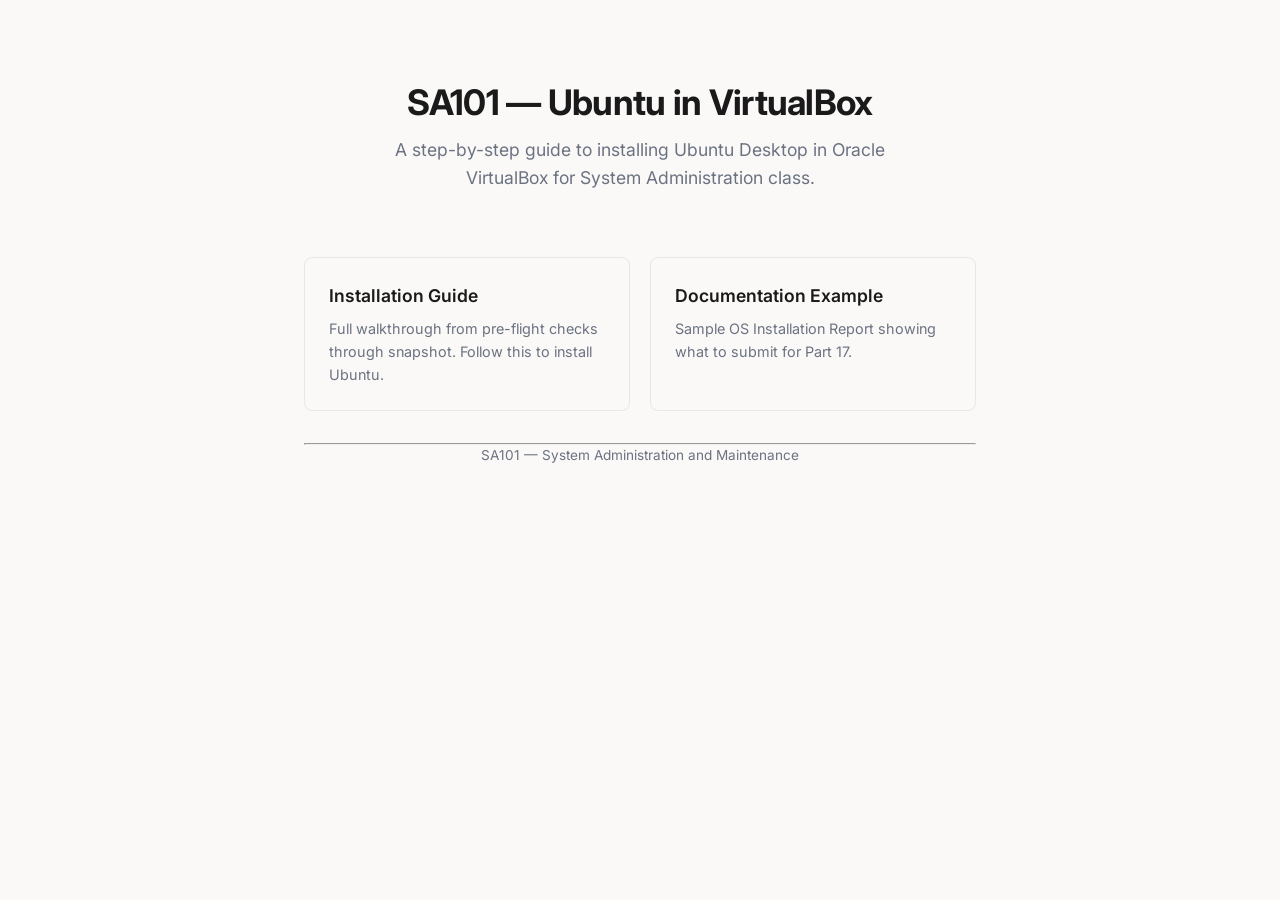
<file: index.html>
<!DOCTYPE html>
<html lang="en">
<head>
  <meta charset="UTF-8">
  <meta name="viewport" content="width=device-width, initial-scale=1.0">
  <title>SA101 — Ubuntu in VirtualBox</title>
  <link rel="stylesheet" href="assets/style.css">
  <style>
    .hero { text-align: center; padding: 3rem 1rem 2rem; }
    .hero h1 { font-size: 2.2rem; margin-bottom: 0.3em; }
    .hero p { font-size: 1.1rem; color: var(--muted); max-width: 500px; margin: 0 auto; }
    .cards { display: grid; grid-template-columns: repeat(auto-fit, minmax(260px, 1fr)); gap: 1.25rem; max-width: 700px; margin: 2rem auto; }
    .card { border: 1px solid var(--border); border-radius: var(--radius); padding: 1.5rem; text-decoration: none; color: var(--text); transition: box-shadow 0.15s; }
    .card:hover { box-shadow: 0 4px 12px rgba(0,0,0,0.08); text-decoration: none; }
    .card h3 { margin: 0 0 0.4em; font-size: 1.1rem; }
    .card p { margin: 0; font-size: 0.9rem; color: var(--muted); }
  </style>
</head>
<body>

<div class="hero">
  <h1>SA101 — Ubuntu in VirtualBox</h1>
  <p>A step-by-step guide to installing Ubuntu Desktop in Oracle VirtualBox for System Administration class.</p>
</div>

<div class="cards">
  <a class="card" href="SA101-Ubuntu-Installation-Guide.html">
    <h3>Installation Guide</h3>
    <p>Full walkthrough from pre-flight checks through snapshot. Follow this to install Ubuntu.</p>
  </a>
  <a class="card" href="Documentation-Example.html">
    <h3>Documentation Example</h3>
    <p>Sample OS Installation Report showing what to submit for Part 17.</p>
  </a>
</div>

<hr>
<p style="text-align:center; font-size:0.85rem; color:var(--muted);">SA101 — System Administration and Maintenance</p>

</body>
</html>
</file>
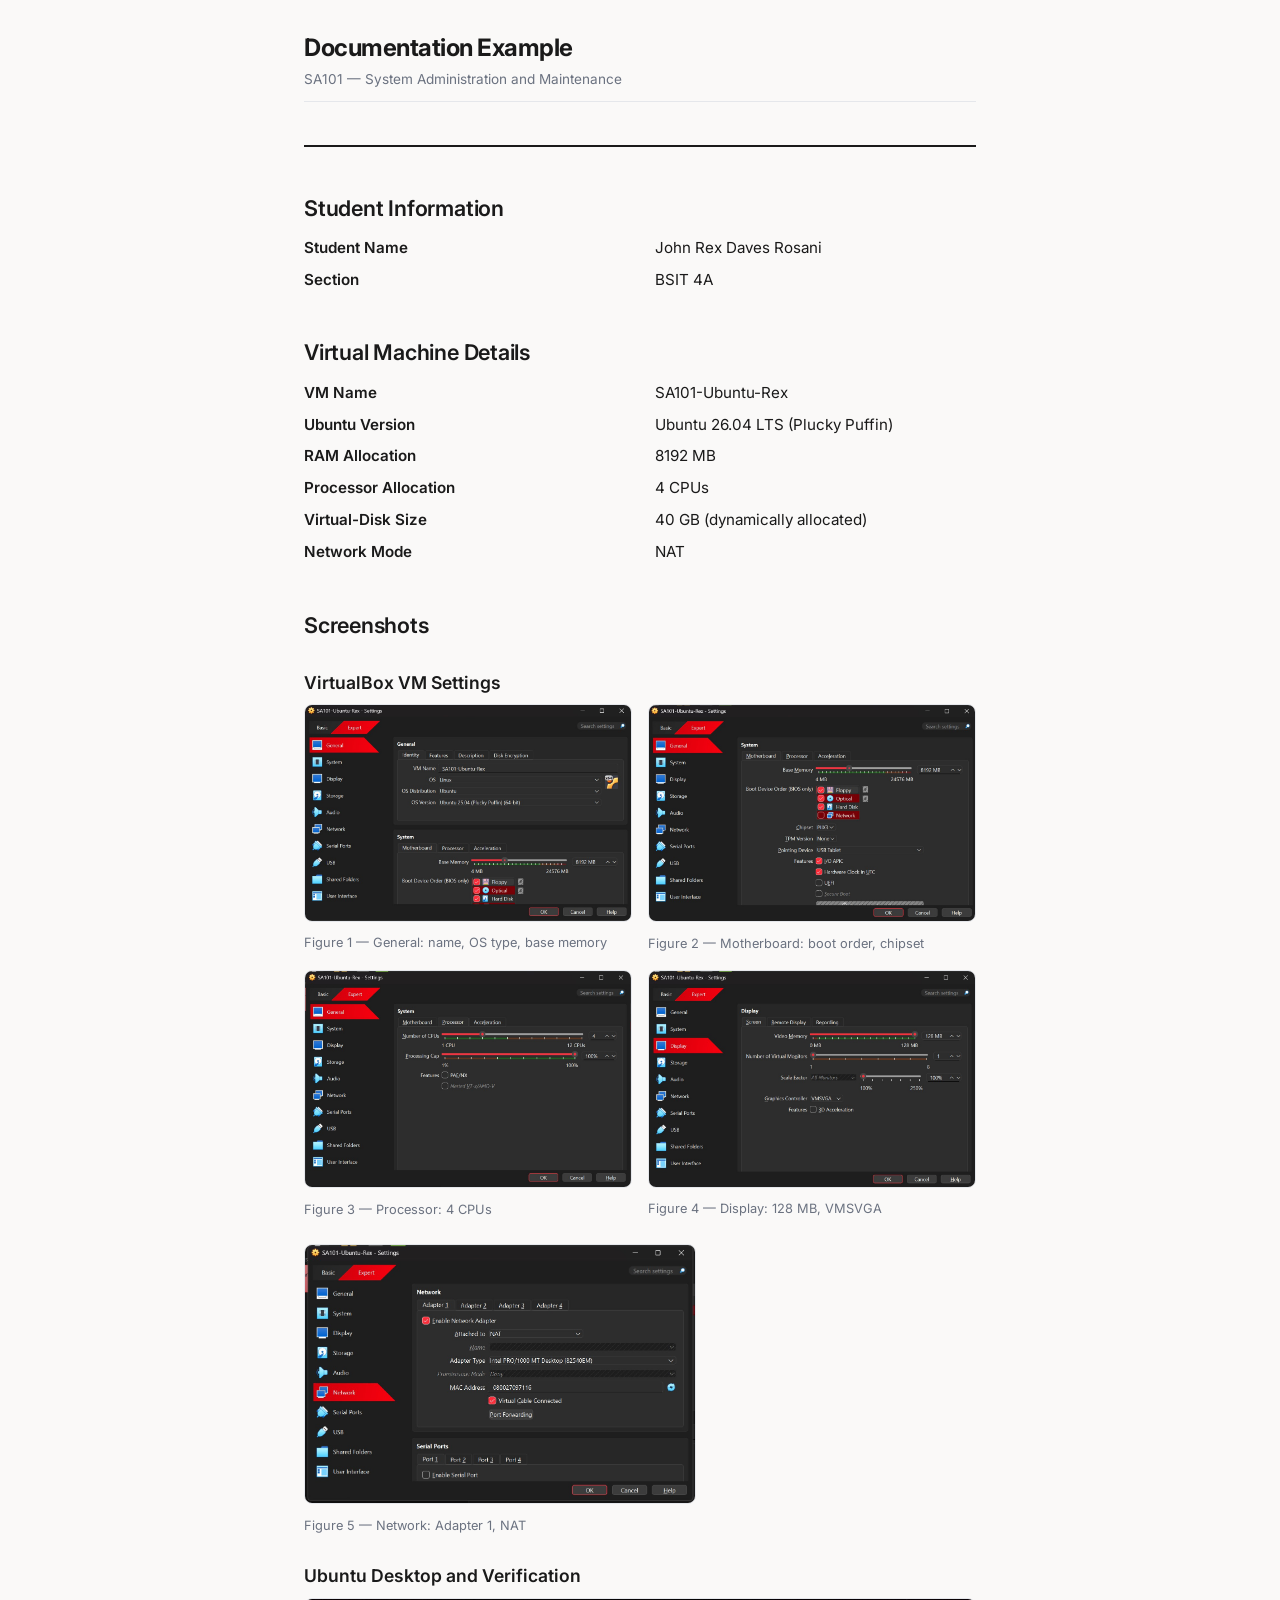
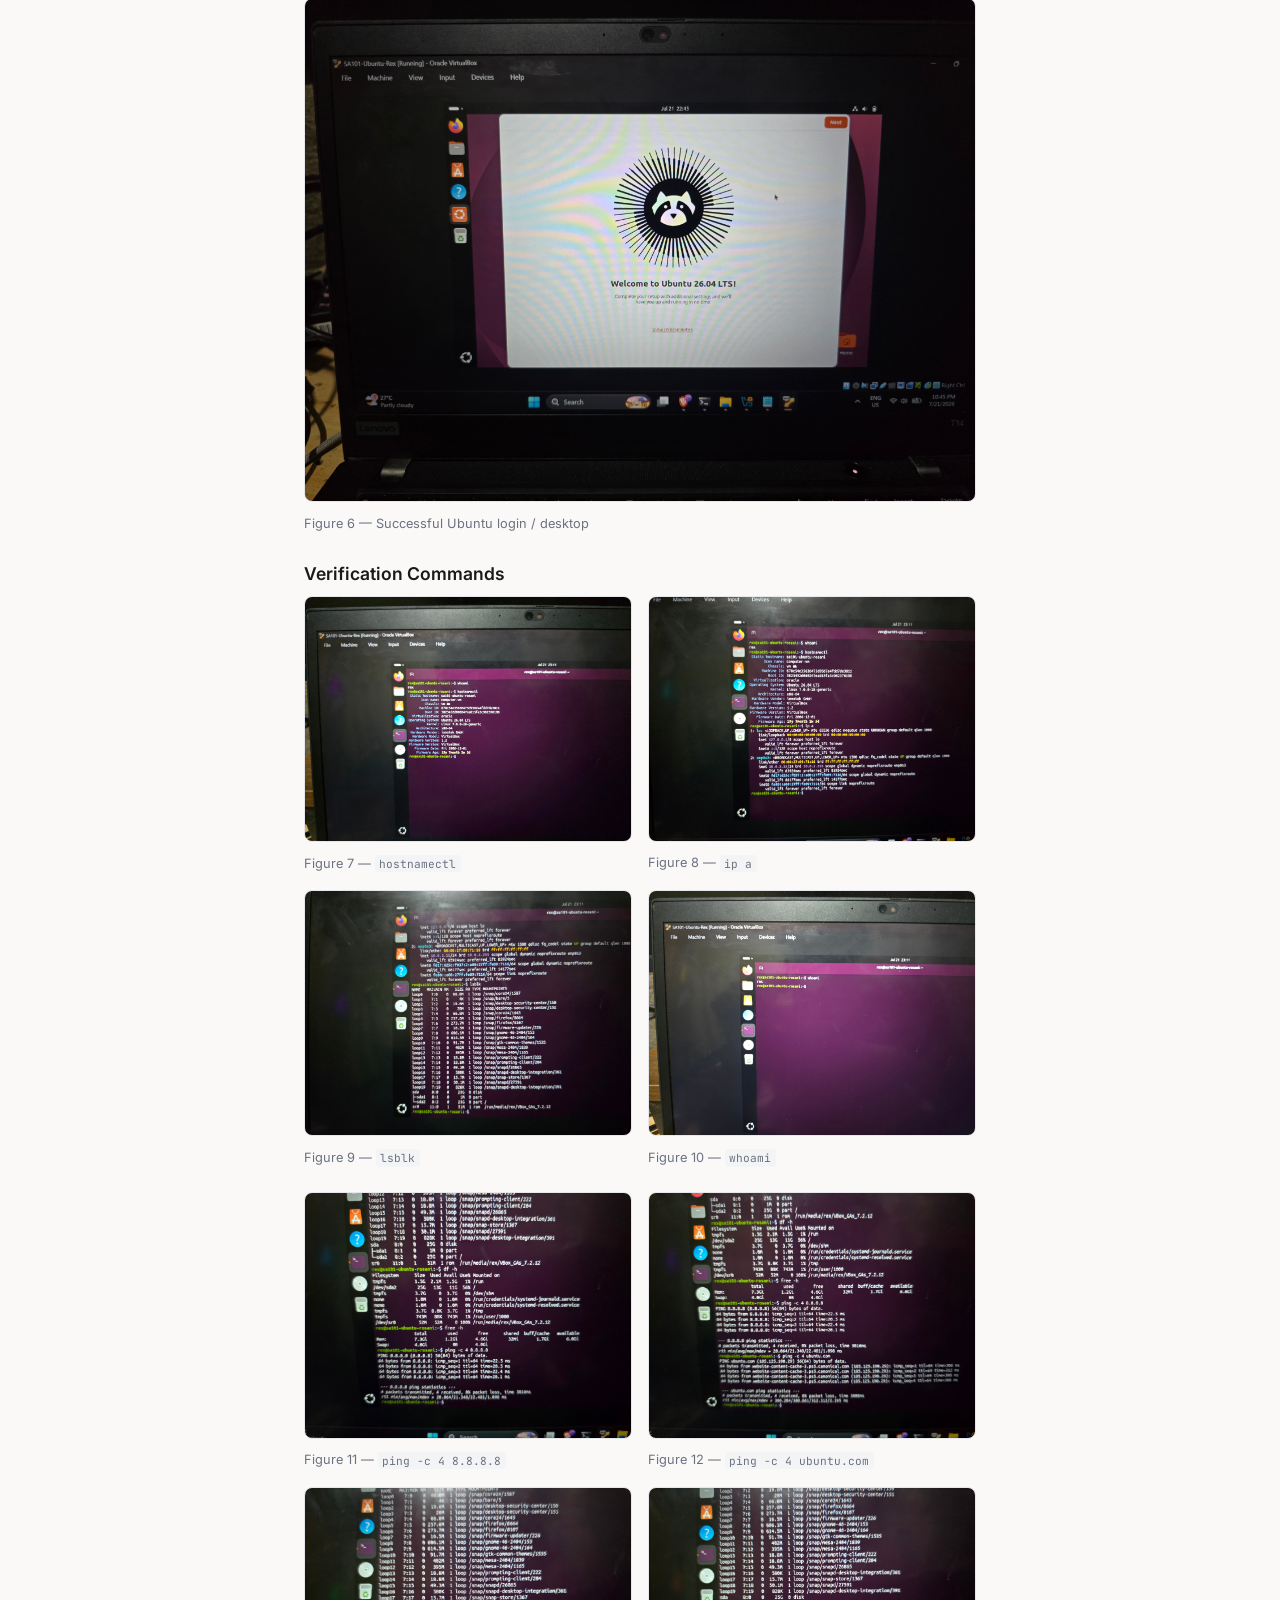
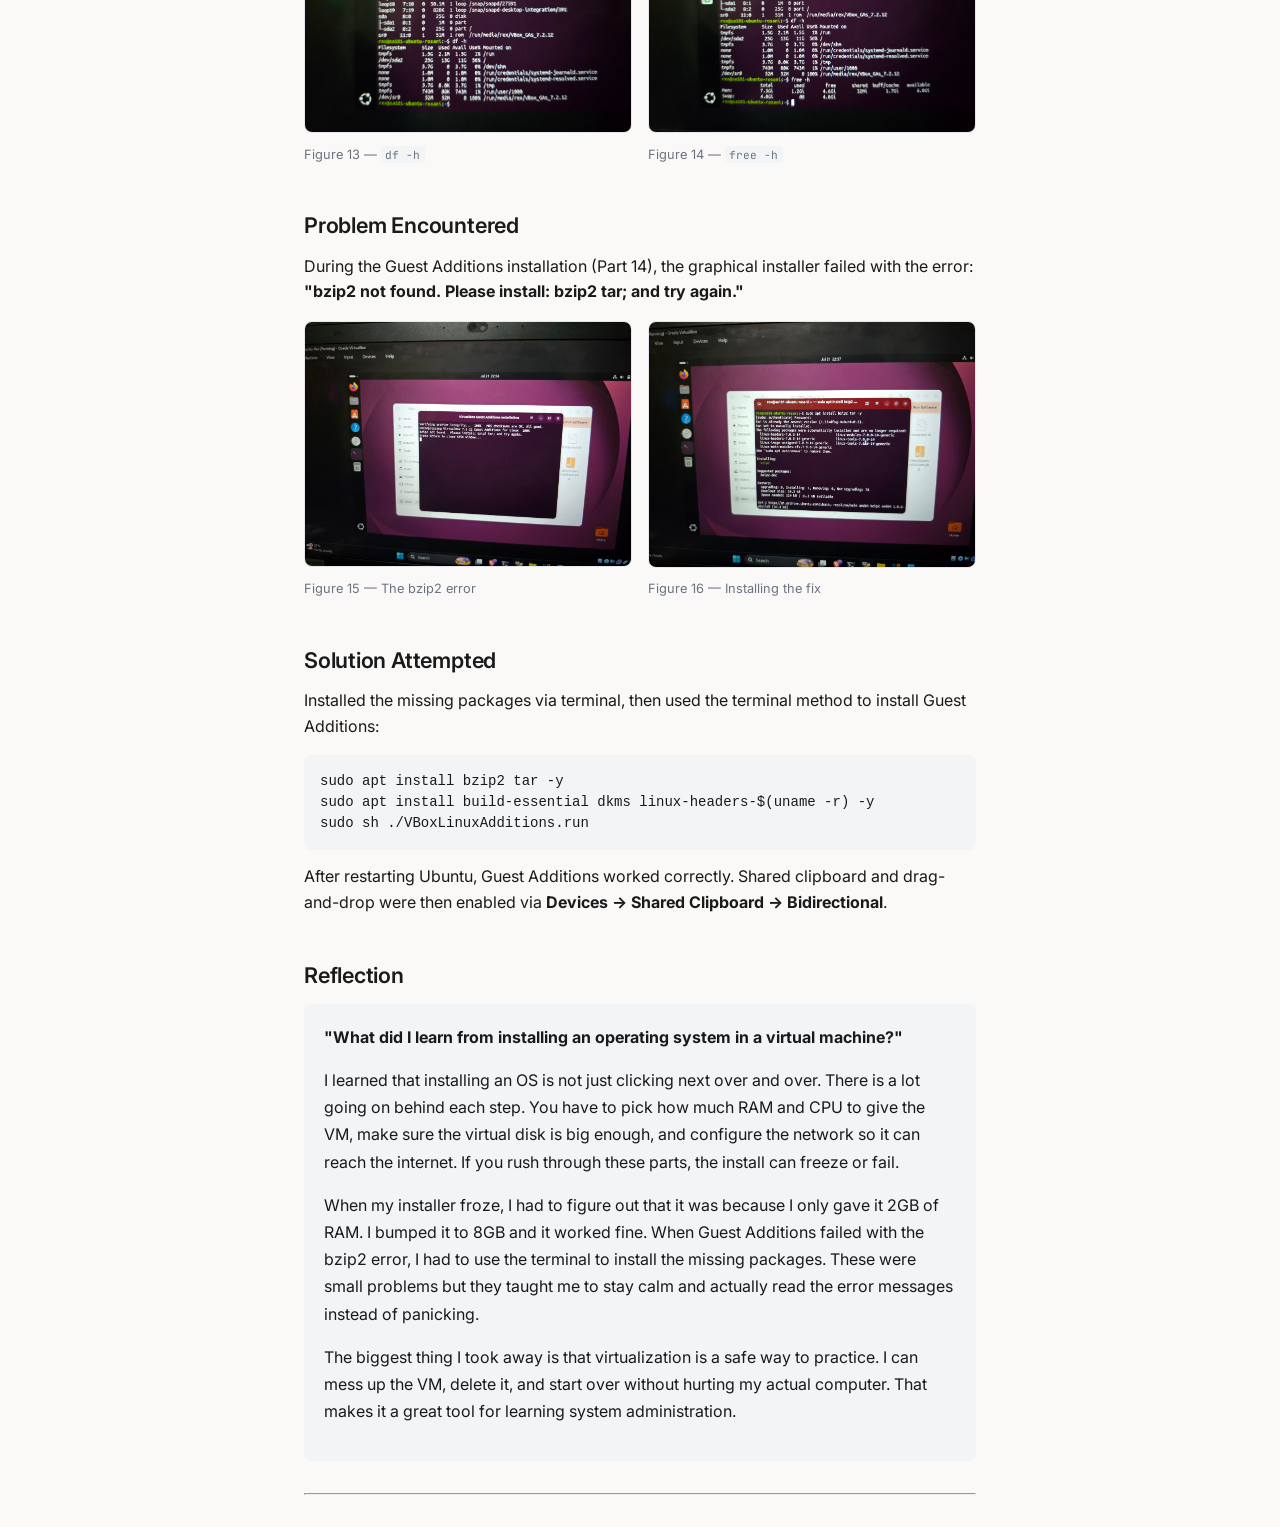
<file: Documentation-Example.html>
<!DOCTYPE html>
<html lang="en">
<head>
  <meta charset="UTF-8">
  <meta name="viewport" content="width=device-width, initial-scale=1.0">
  <title>Documentation Example — SA101</title>
  <link rel="stylesheet" href="assets/style.css">
  <style>
    .report-header { border-bottom: 2px solid var(--text); padding-bottom: 1em; margin-bottom: 2em; }
    .report-header h1 { font-size: 1.5rem; margin-bottom: 0.25em; }
    .field-grid { display: grid; grid-template-columns: 1fr 1fr; gap: 0.5em 2em; margin-bottom: 2em; font-size: 0.95rem; }
    .field-grid dt { font-weight: 600; }
    .field-grid dd { margin: 0; }
    .screenshot { margin-bottom: 1.5em; }
    .screenshot img { max-width: 100%; border: 1px solid var(--border); border-radius: var(--radius); }
    .screenshot figcaption { font-size: 0.8rem; color: var(--muted); margin-top: 0.3em; }
    .img-grid { display: grid; grid-template-columns: repeat(2, 1fr); gap: 1em; margin-bottom: 1.5em; }
    .img-grid .screenshot { margin-bottom: 0; }
    .img-grid .screenshot img { max-height: 260px; object-fit: contain; width: 100%; background: #fff; }
    .reflection { background: var(--code-bg); padding: 1.25rem; border-radius: var(--radius); line-height: 1.7; }
    @media print {
      body { padding: 0.5in; }
      .screenshot img { max-height: 3.5in; object-fit: contain; }
      .img-grid .screenshot img { max-height: 2.5in; }
      .page-break { page-break-before: always; }
    }
  </style>
</head>
<body>

<div class="report-header">
  <h1>Documentation Example</h1>
  <p class="meta-line">SA101 — System Administration and Maintenance</p>
</div>

<h2>Student Information</h2>
<dl class="field-grid">
  <dt>Student Name</dt><dd>John Rex Daves Rosani</dd>
  <dt>Section</dt><dd>BSIT 4A</dd>
</dl>

<h2>Virtual Machine Details</h2>
<dl class="field-grid">
  <dt>VM Name</dt><dd>SA101-Ubuntu-Rex</dd>
  <dt>Ubuntu Version</dt><dd>Ubuntu 26.04 LTS (Plucky Puffin)</dd>
  <dt>RAM Allocation</dt><dd>8192 MB</dd>
  <dt>Processor Allocation</dt><dd>4 CPUs</dd>
  <dt>Virtual-Disk Size</dt><dd>40 GB (dynamically allocated)</dd>
  <dt>Network Mode</dt><dd>NAT</dd>
</dl>

<!-- ============================================================ -->
<h2>Screenshots</h2>

<h3>VirtualBox VM Settings</h3>

<div class="img-grid">
  <figure class="screenshot">
    <img src="docs/vm-settings-general.jpg" alt="VirtualBox VM settings - General">
    <figcaption>Figure 1 — General: name, OS type, base memory</figcaption>
  </figure>
  <figure class="screenshot">
    <img src="docs/vm-settings-motherboard.jpg" alt="VirtualBox VM settings - Motherboard">
    <figcaption>Figure 2 — Motherboard: boot order, chipset</figcaption>
  </figure>
  <figure class="screenshot">
    <img src="docs/vm-settings-processor.jpg" alt="VirtualBox VM settings - Processor">
    <figcaption>Figure 3 — Processor: 4 CPUs</figcaption>
  </figure>
  <figure class="screenshot">
    <img src="docs/vm-settings-display.jpg" alt="VirtualBox VM settings - Display">
    <figcaption>Figure 4 — Display: 128 MB, VMSVGA</figcaption>
  </figure>
</div>

<figure class="screenshot">
  <img src="docs/vm-settings-network.jpg" alt="VirtualBox VM settings - Network" style="max-height: 260px; object-fit: contain;">
  <figcaption>Figure 5 — Network: Adapter 1, NAT</figcaption>
</figure>

<h3>Ubuntu Desktop and Verification</h3>

<figure class="screenshot">
  <img src="docs/ubuntu desktop installed.jpg" alt="Ubuntu desktop after successful installation">
  <figcaption>Figure 6 — Successful Ubuntu login / desktop</figcaption>
</figure>

<h3>Verification Commands</h3>

<div class="img-grid">
  <figure class="screenshot">
    <img src="docs/hostnamectl.jpg" alt="hostnamectl command result">
    <figcaption>Figure 7 — <code>hostnamectl</code></figcaption>
  </figure>
  <figure class="screenshot">
    <img src="docs/ip a.jpg" alt="ip a command result">
    <figcaption>Figure 8 — <code>ip a</code></figcaption>
  </figure>
  <figure class="screenshot">
    <img src="docs/lsblk.jpg" alt="lsblk command result">
    <figcaption>Figure 9 — <code>lsblk</code></figcaption>
  </figure>
  <figure class="screenshot">
    <img src="docs/whoami.jpg" alt="whoami command result">
    <figcaption>Figure 10 — <code>whoami</code></figcaption>
  </figure>
</div>

<div class="img-grid">
  <figure class="screenshot">
    <img src="docs/ping 8.8.8.8.jpg" alt="ping 8.8.8.8 result">
    <figcaption>Figure 11 — <code>ping -c 4 8.8.8.8</code></figcaption>
  </figure>
  <figure class="screenshot">
    <img src="docs/ping ubuntu.jpg" alt="ping ubuntu.com result">
    <figcaption>Figure 12 — <code>ping -c 4 ubuntu.com</code></figcaption>
  </figure>
  <figure class="screenshot">
    <img src="docs/df -h.jpg" alt="df -h command result">
    <figcaption>Figure 13 — <code>df -h</code></figcaption>
  </figure>
  <figure class="screenshot">
    <img src="docs/free -h.jpg" alt="free -h command result">
    <figcaption>Figure 14 — <code>free -h</code></figcaption>
  </figure>
</div>

<!-- ============================================================ -->
<h2>Problem Encountered</h2>

<p>During the Guest Additions installation (Part 14), the graphical installer failed with the error: <strong>"bzip2 not found. Please install: bzip2 tar; and try again."</strong></p>

<div class="img-grid">
  <figure class="screenshot">
    <img src="docs/bzip2 not found problem.jpg" alt="bzip2 not found error during Guest Additions install">
    <figcaption>Figure 15 — The bzip2 error</figcaption>
  </figure>
  <figure class="screenshot">
    <img src="docs/bzip2 and tar installation.jpg" alt="Installing bzip2 and tar packages">
    <figcaption>Figure 16 — Installing the fix</figcaption>
  </figure>
</div>

<h2>Solution Attempted</h2>

<p>Installed the missing packages via terminal, then used the terminal method to install Guest Additions:</p>

<pre>sudo apt install bzip2 tar -y
sudo apt install build-essential dkms linux-headers-$(uname -r) -y
sudo sh ./VBoxLinuxAdditions.run</pre>

<p>After restarting Ubuntu, Guest Additions worked correctly. Shared clipboard and drag-and-drop were then enabled via <strong>Devices → Shared Clipboard → Bidirectional</strong>.</p>

<!-- ============================================================ -->
<h2>Reflection</h2>

<div class="reflection">
  <p><strong>"What did I learn from installing an operating system in a virtual machine?"</strong></p>

  <p>I learned that installing an OS is not just clicking next over and over. There is a lot going on behind each step. You have to pick how much RAM and CPU to give the VM, make sure the virtual disk is big enough, and configure the network so it can reach the internet. If you rush through these parts, the install can freeze or fail.</p>

  <p>When my installer froze, I had to figure out that it was because I only gave it 2GB of RAM. I bumped it to 8GB and it worked fine. When Guest Additions failed with the bzip2 error, I had to use the terminal to install the missing packages. These were small problems but they taught me to stay calm and actually read the error messages instead of panicking.</p>

  <p>The biggest thing I took away is that virtualization is a safe way to practice. I can mess up the VM, delete it, and start over without hurting my actual computer. That makes it a great tool for learning system administration.</p>
</div>

<hr style="margin-top: 2em;">

</body>
</html>
</file>
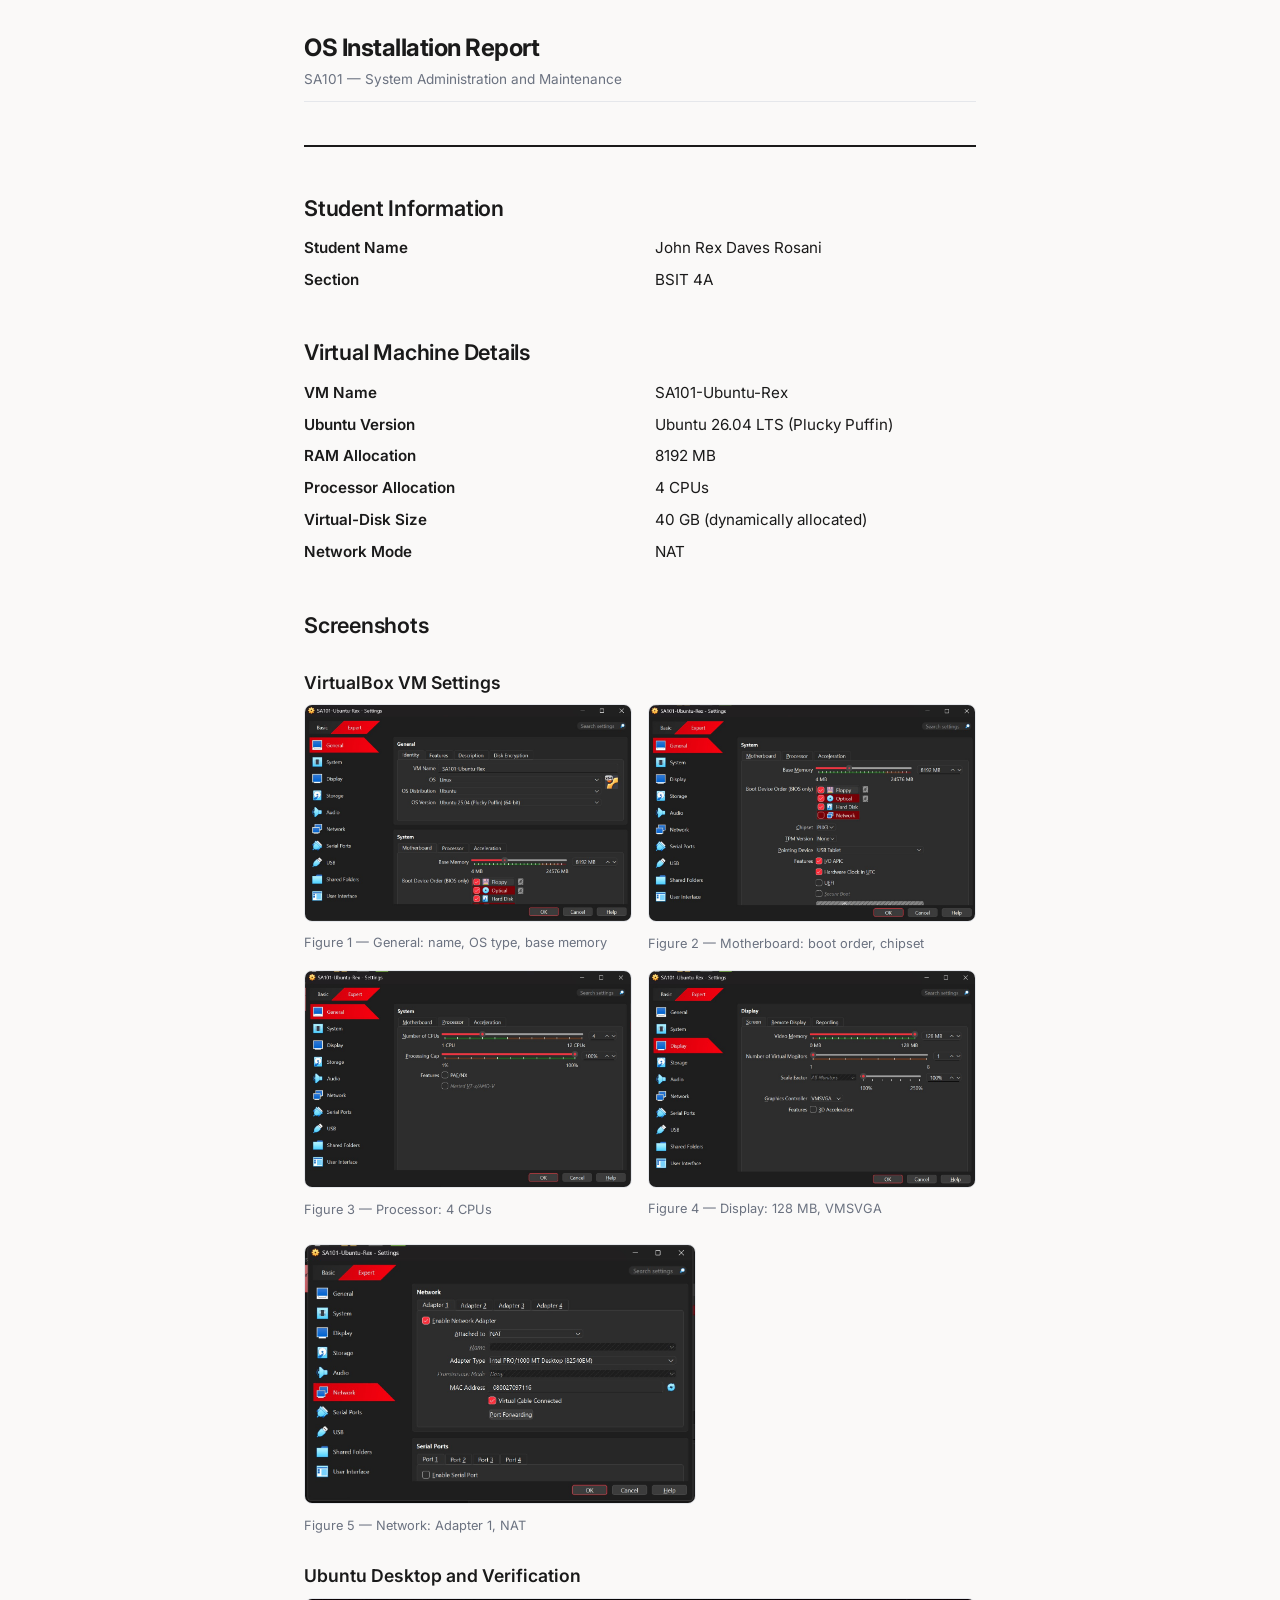
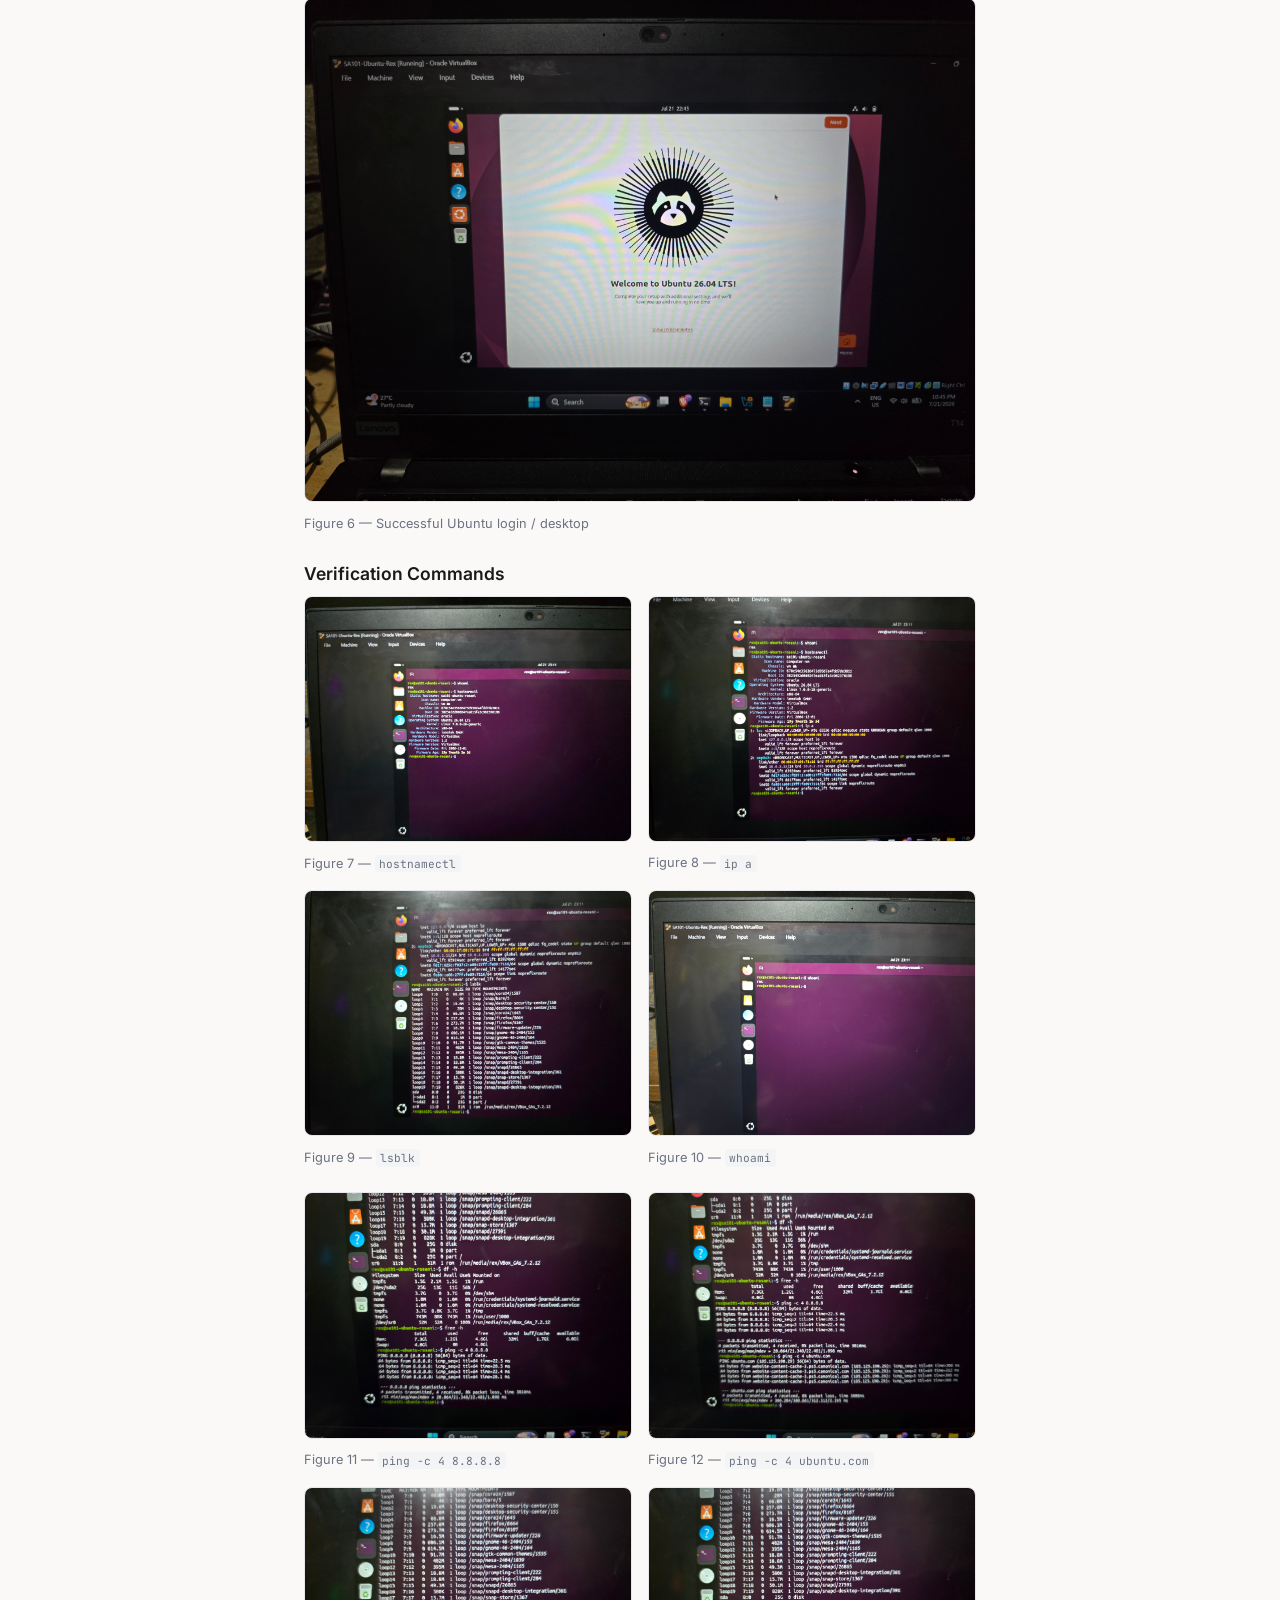
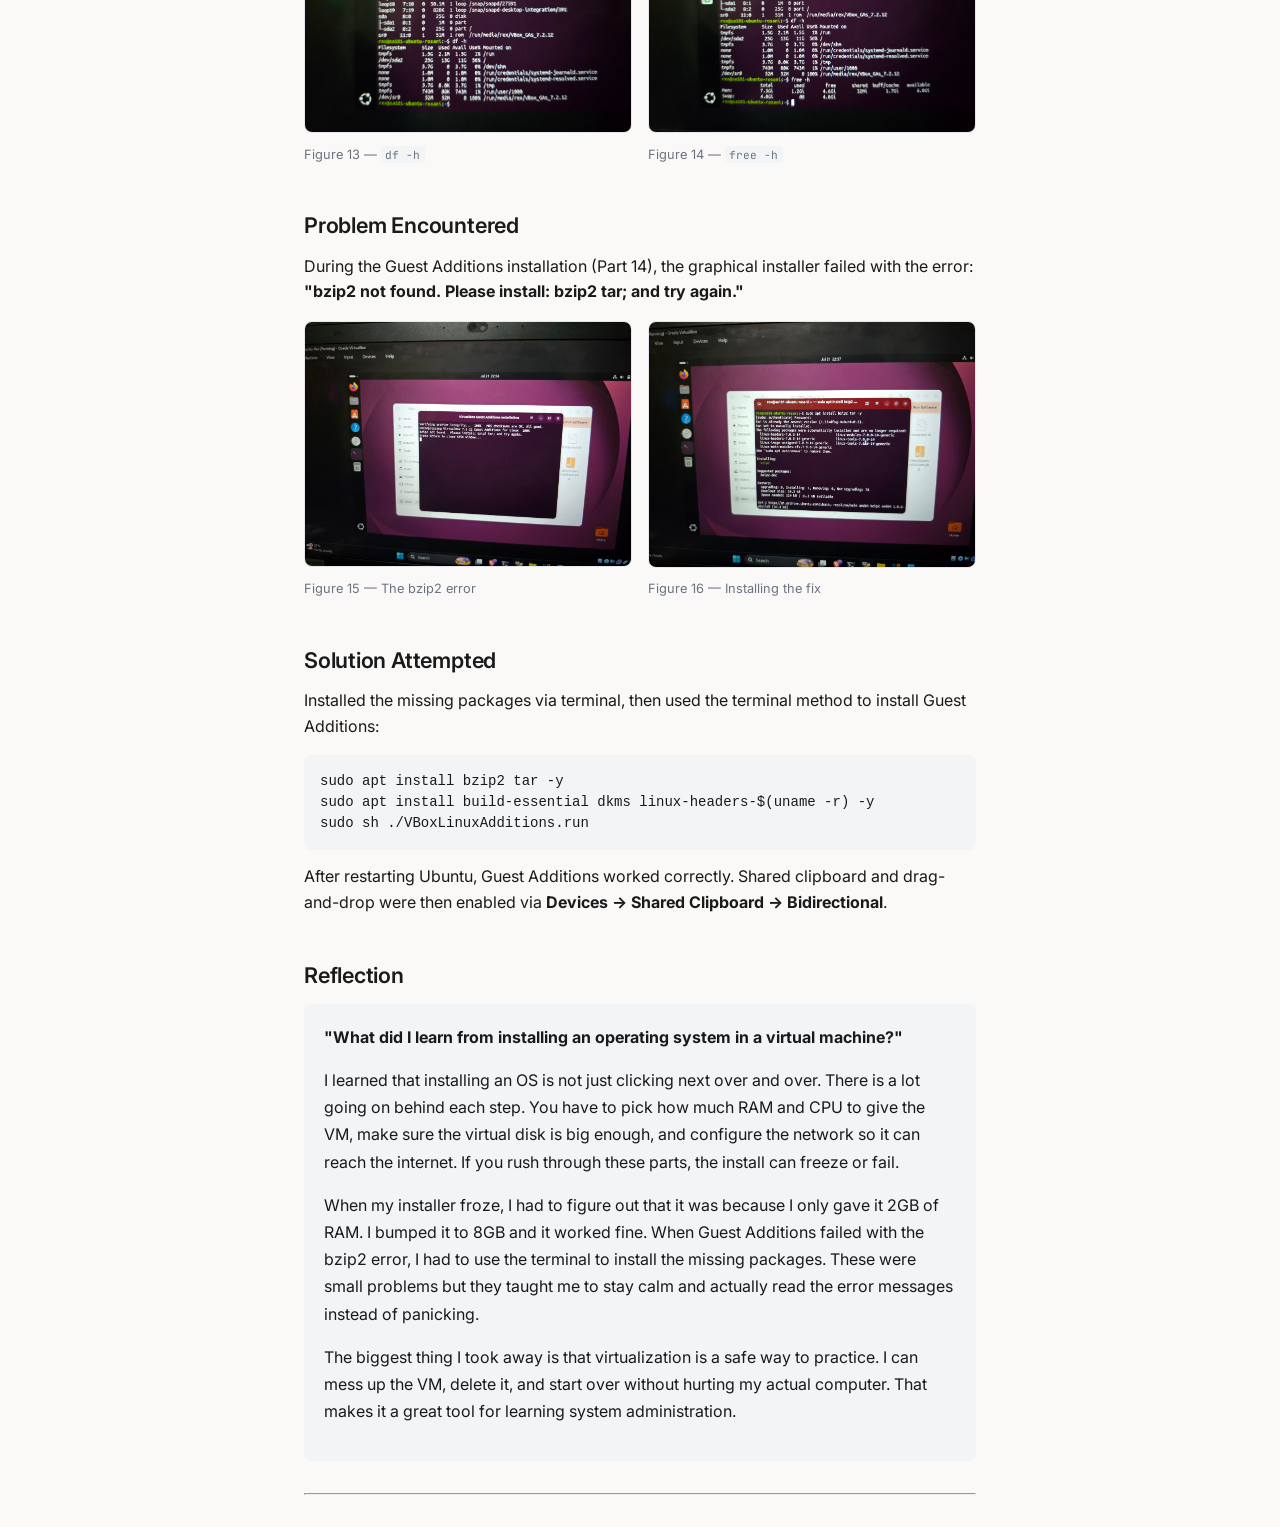
<file: OS-Installation-Report.html>
<!DOCTYPE html>
<html lang="en">
<head>
  <meta charset="UTF-8">
  <meta name="viewport" content="width=device-width, initial-scale=1.0">
  <title>OS Installation Report — SA101</title>
  <link rel="stylesheet" href="assets/style.css">
  <style>
    .report-header { border-bottom: 2px solid var(--text); padding-bottom: 1em; margin-bottom: 2em; }
    .report-header h1 { font-size: 1.5rem; margin-bottom: 0.25em; }
    .field-grid { display: grid; grid-template-columns: 1fr 1fr; gap: 0.5em 2em; margin-bottom: 2em; font-size: 0.95rem; }
    .field-grid dt { font-weight: 600; }
    .field-grid dd { margin: 0; }
    .screenshot { margin-bottom: 1.5em; }
    .screenshot img { max-width: 100%; border: 1px solid var(--border); border-radius: var(--radius); }
    .screenshot figcaption { font-size: 0.8rem; color: var(--muted); margin-top: 0.3em; }
    .img-grid { display: grid; grid-template-columns: repeat(2, 1fr); gap: 1em; margin-bottom: 1.5em; }
    .img-grid .screenshot { margin-bottom: 0; }
    .img-grid .screenshot img { max-height: 260px; object-fit: contain; width: 100%; background: #fff; }
    .reflection { background: var(--code-bg); padding: 1.25rem; border-radius: var(--radius); line-height: 1.7; }
    @media print {
      body { padding: 0.5in; }
      .screenshot img { max-height: 3.5in; object-fit: contain; }
      .img-grid .screenshot img { max-height: 2.5in; }
      .page-break { page-break-before: always; }
    }
  </style>
</head>
<body>

<div class="report-header">
  <h1>OS Installation Report</h1>
  <p class="meta-line">SA101 — System Administration and Maintenance</p>
</div>

<h2>Student Information</h2>
<dl class="field-grid">
  <dt>Student Name</dt><dd>John Rex Daves Rosani</dd>
  <dt>Section</dt><dd>BSIT 4A</dd>
</dl>

<h2>Virtual Machine Details</h2>
<dl class="field-grid">
  <dt>VM Name</dt><dd>SA101-Ubuntu-Rex</dd>
  <dt>Ubuntu Version</dt><dd>Ubuntu 26.04 LTS (Plucky Puffin)</dd>
  <dt>RAM Allocation</dt><dd>8192 MB</dd>
  <dt>Processor Allocation</dt><dd>4 CPUs</dd>
  <dt>Virtual-Disk Size</dt><dd>40 GB (dynamically allocated)</dd>
  <dt>Network Mode</dt><dd>NAT</dd>
</dl>

<!-- ============================================================ -->
<h2>Screenshots</h2>

<h3>VirtualBox VM Settings</h3>

<div class="img-grid">
  <figure class="screenshot">
    <img src="docs/vm-settings-general.jpg" alt="VirtualBox VM settings - General">
    <figcaption>Figure 1 — General: name, OS type, base memory</figcaption>
  </figure>
  <figure class="screenshot">
    <img src="docs/vm-settings-motherboard.jpg" alt="VirtualBox VM settings - Motherboard">
    <figcaption>Figure 2 — Motherboard: boot order, chipset</figcaption>
  </figure>
  <figure class="screenshot">
    <img src="docs/vm-settings-processor.jpg" alt="VirtualBox VM settings - Processor">
    <figcaption>Figure 3 — Processor: 4 CPUs</figcaption>
  </figure>
  <figure class="screenshot">
    <img src="docs/vm-settings-display.jpg" alt="VirtualBox VM settings - Display">
    <figcaption>Figure 4 — Display: 128 MB, VMSVGA</figcaption>
  </figure>
</div>

<figure class="screenshot">
  <img src="docs/vm-settings-network.jpg" alt="VirtualBox VM settings - Network" style="max-height: 260px; object-fit: contain;">
  <figcaption>Figure 5 — Network: Adapter 1, NAT</figcaption>
</figure>

<h3>Ubuntu Desktop and Verification</h3>

<figure class="screenshot">
  <img src="docs/ubuntu desktop installed.jpg" alt="Ubuntu desktop after successful installation">
  <figcaption>Figure 6 — Successful Ubuntu login / desktop</figcaption>
</figure>

<h3>Verification Commands</h3>

<div class="img-grid">
  <figure class="screenshot">
    <img src="docs/hostnamectl.jpg" alt="hostnamectl command result">
    <figcaption>Figure 7 — <code>hostnamectl</code></figcaption>
  </figure>
  <figure class="screenshot">
    <img src="docs/ip a.jpg" alt="ip a command result">
    <figcaption>Figure 8 — <code>ip a</code></figcaption>
  </figure>
  <figure class="screenshot">
    <img src="docs/lsblk.jpg" alt="lsblk command result">
    <figcaption>Figure 9 — <code>lsblk</code></figcaption>
  </figure>
  <figure class="screenshot">
    <img src="docs/whoami.jpg" alt="whoami command result">
    <figcaption>Figure 10 — <code>whoami</code></figcaption>
  </figure>
</div>

<div class="img-grid">
  <figure class="screenshot">
    <img src="docs/ping 8.8.8.8.jpg" alt="ping 8.8.8.8 result">
    <figcaption>Figure 11 — <code>ping -c 4 8.8.8.8</code></figcaption>
  </figure>
  <figure class="screenshot">
    <img src="docs/ping ubuntu.jpg" alt="ping ubuntu.com result">
    <figcaption>Figure 12 — <code>ping -c 4 ubuntu.com</code></figcaption>
  </figure>
  <figure class="screenshot">
    <img src="docs/df -h.jpg" alt="df -h command result">
    <figcaption>Figure 13 — <code>df -h</code></figcaption>
  </figure>
  <figure class="screenshot">
    <img src="docs/free -h.jpg" alt="free -h command result">
    <figcaption>Figure 14 — <code>free -h</code></figcaption>
  </figure>
</div>

<!-- ============================================================ -->
<h2>Problem Encountered</h2>

<p>During the Guest Additions installation (Part 14), the graphical installer failed with the error: <strong>"bzip2 not found. Please install: bzip2 tar; and try again."</strong></p>

<div class="img-grid">
  <figure class="screenshot">
    <img src="docs/bzip2 not found problem.jpg" alt="bzip2 not found error during Guest Additions install">
    <figcaption>Figure 15 — The bzip2 error</figcaption>
  </figure>
  <figure class="screenshot">
    <img src="docs/bzip2 and tar installation.jpg" alt="Installing bzip2 and tar packages">
    <figcaption>Figure 16 — Installing the fix</figcaption>
  </figure>
</div>

<h2>Solution Attempted</h2>

<p>Installed the missing packages via terminal, then used the terminal method to install Guest Additions:</p>

<pre>sudo apt install bzip2 tar -y
sudo apt install build-essential dkms linux-headers-$(uname -r) -y
sudo sh ./VBoxLinuxAdditions.run</pre>

<p>After restarting Ubuntu, Guest Additions worked correctly. Shared clipboard and drag-and-drop were then enabled via <strong>Devices → Shared Clipboard → Bidirectional</strong>.</p>

<!-- ============================================================ -->
<h2>Reflection</h2>

<div class="reflection">
  <p><strong>"What did I learn from installing an operating system in a virtual machine?"</strong></p>

  <p>I learned that installing an OS is not just clicking next over and over. There is a lot going on behind each step. You have to pick how much RAM and CPU to give the VM, make sure the virtual disk is big enough, and configure the network so it can reach the internet. If you rush through these parts, the install can freeze or fail.</p>

  <p>When my installer froze, I had to figure out that it was because I only gave it 2GB of RAM. I bumped it to 8GB and it worked fine. When Guest Additions failed with the bzip2 error, I had to use the terminal to install the missing packages. These were small problems but they taught me to stay calm and actually read the error messages instead of panicking.</p>

  <p>The biggest thing I took away is that virtualization is a safe way to practice. I can mess up the VM, delete it, and start over without hurting my actual computer. That makes it a great tool for learning system administration.</p>
</div>

<hr style="margin-top: 2em;">

</body>
</html>
</file>
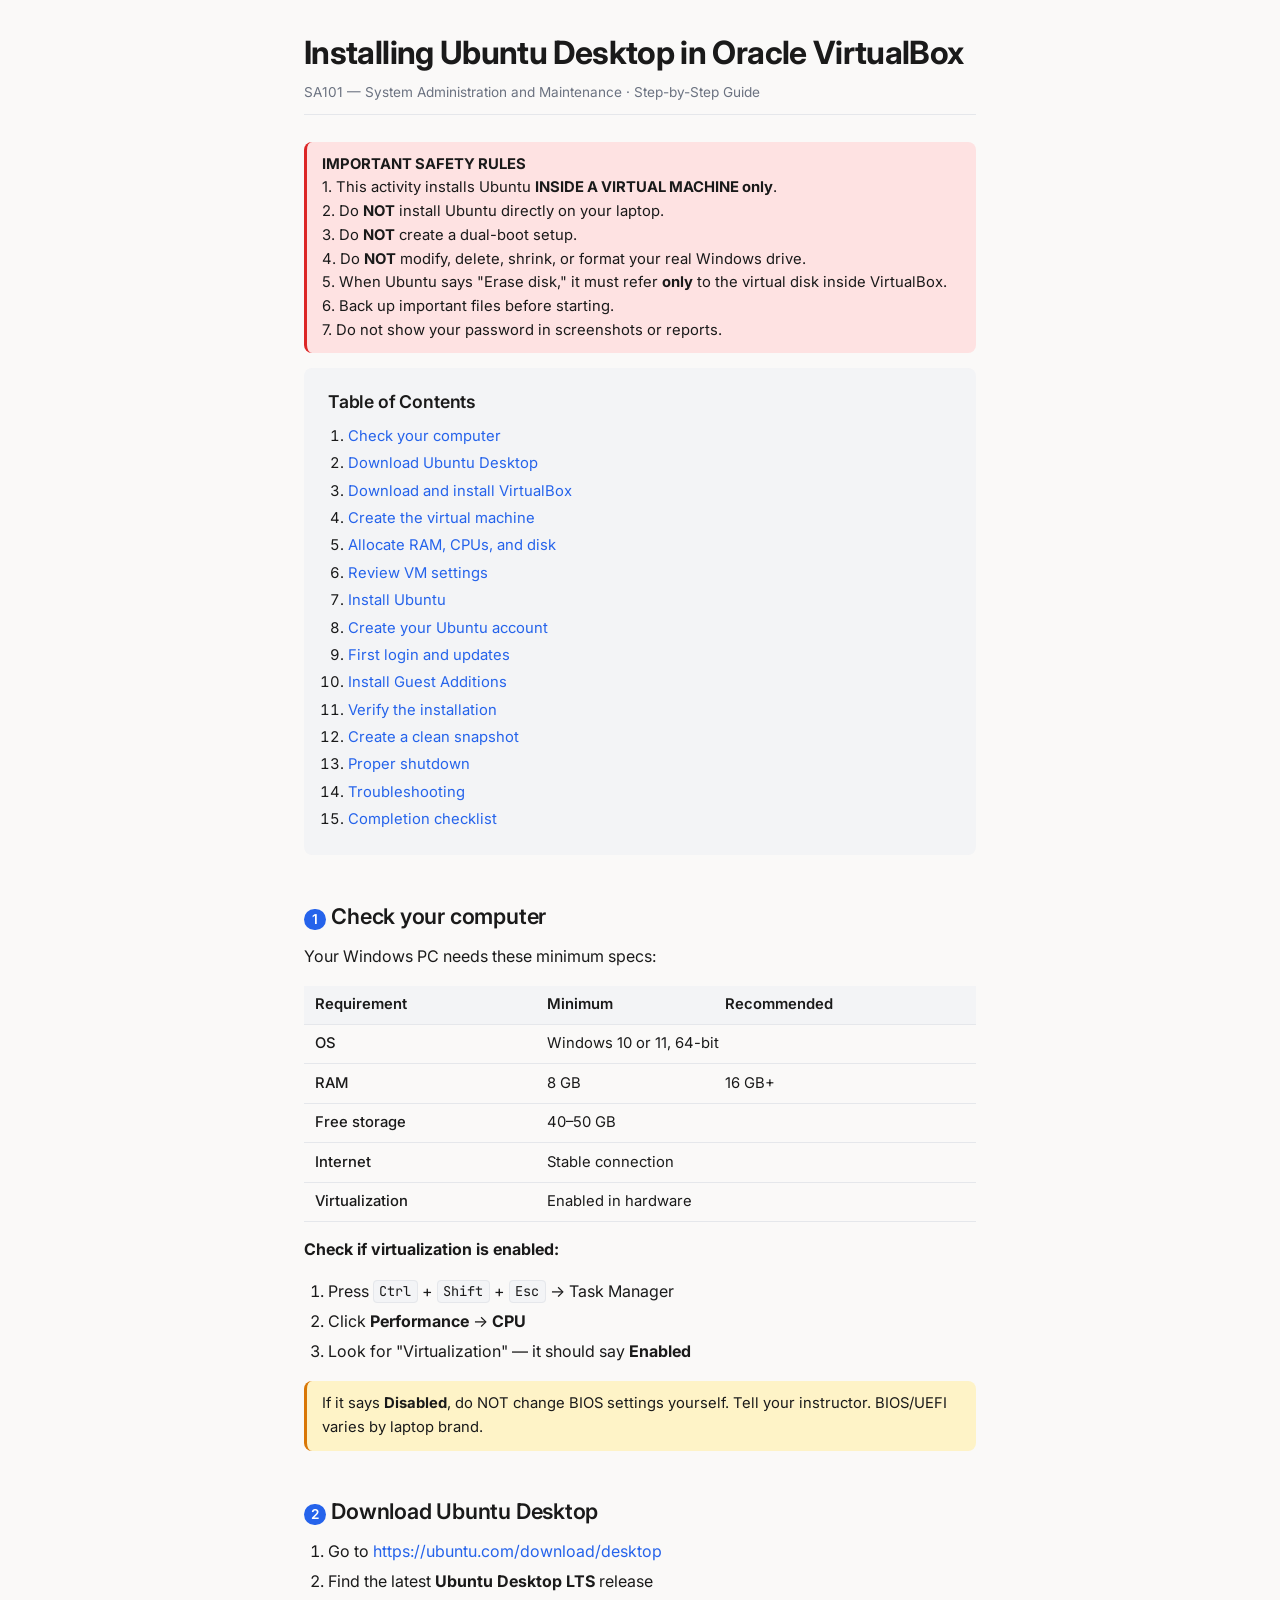
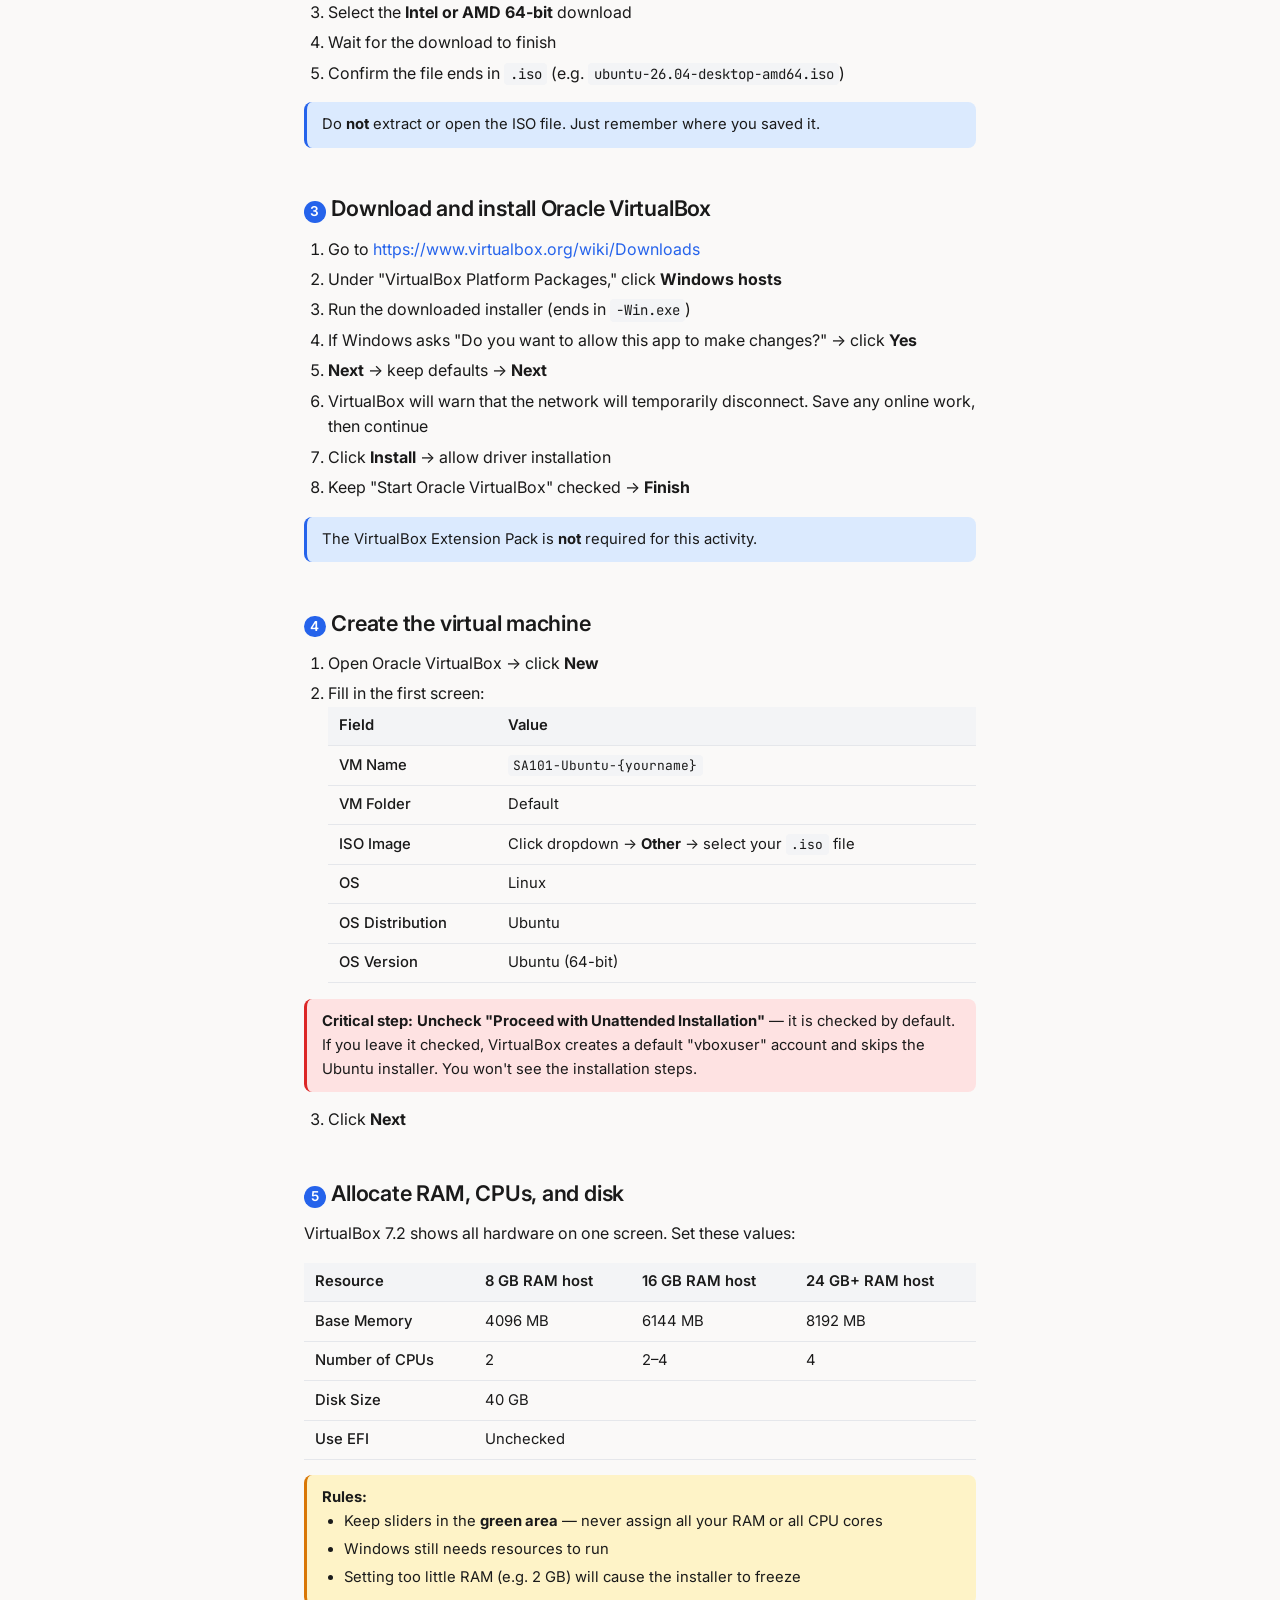
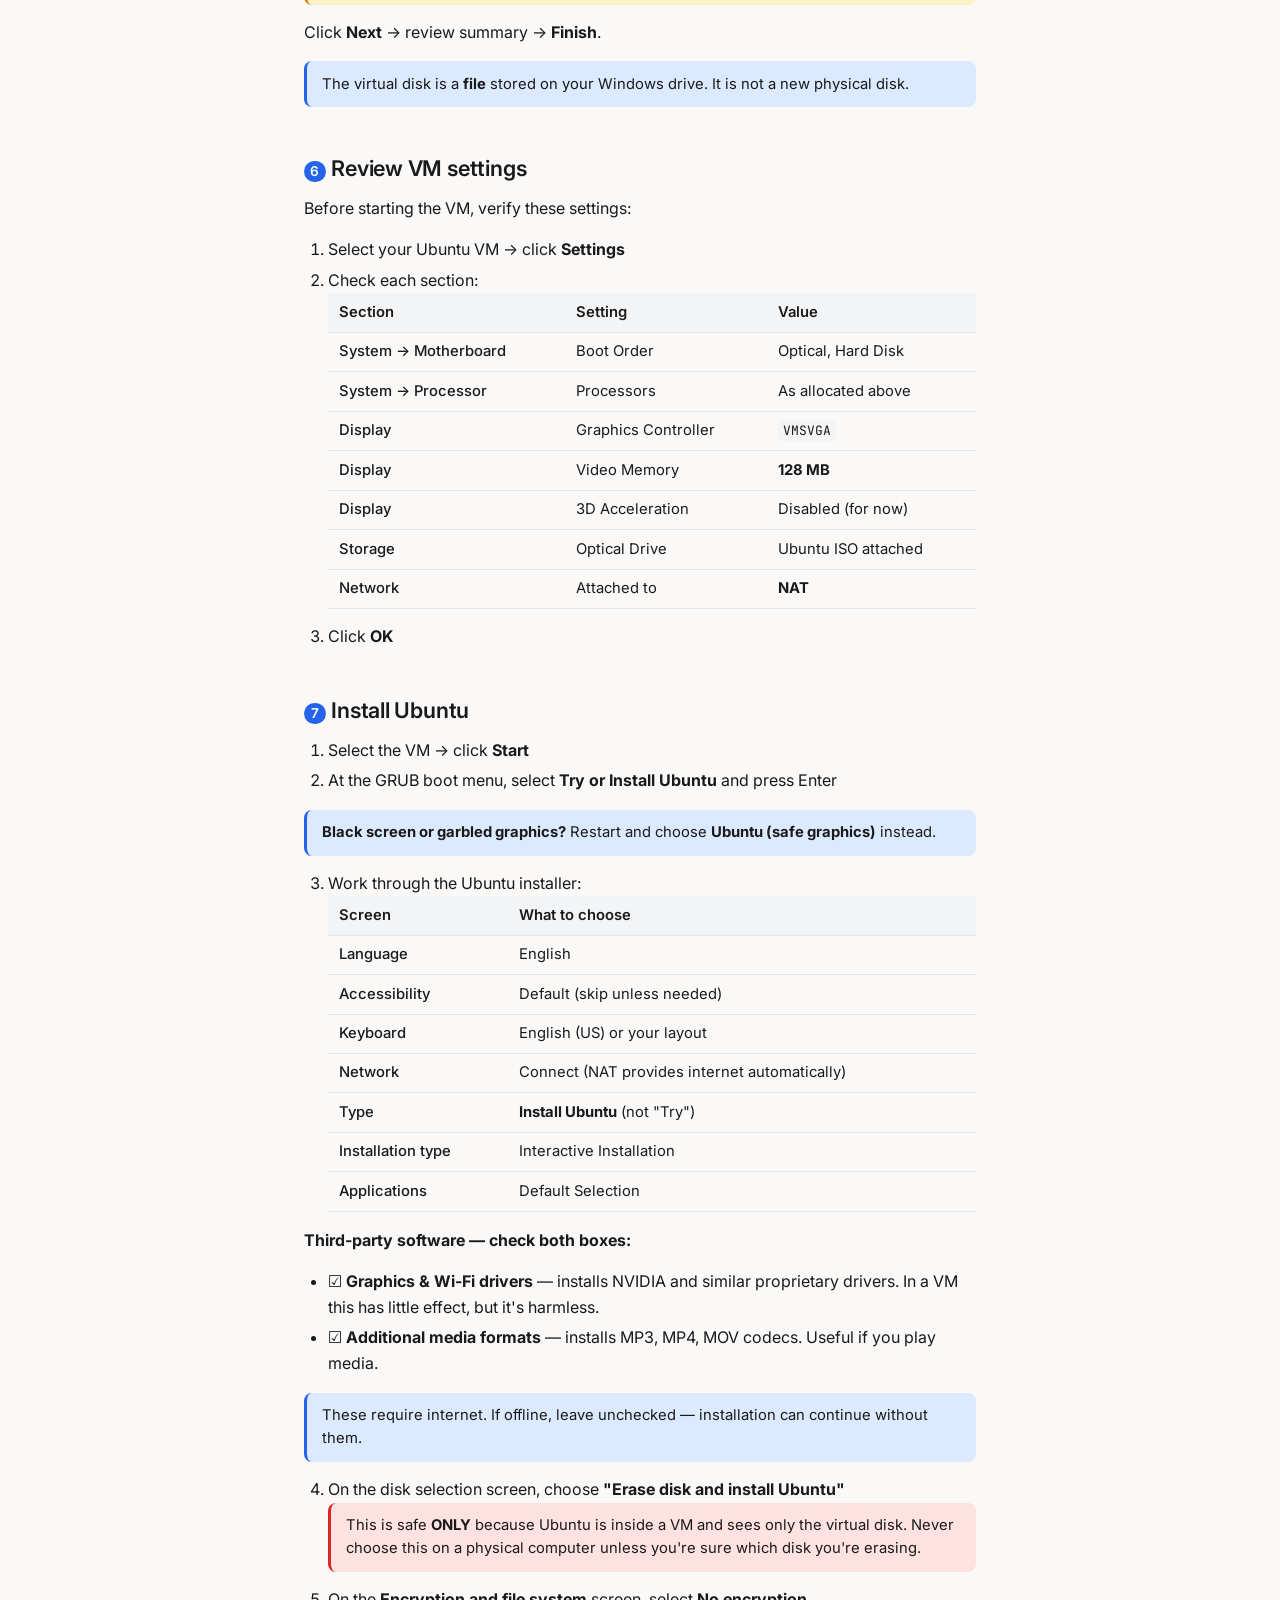
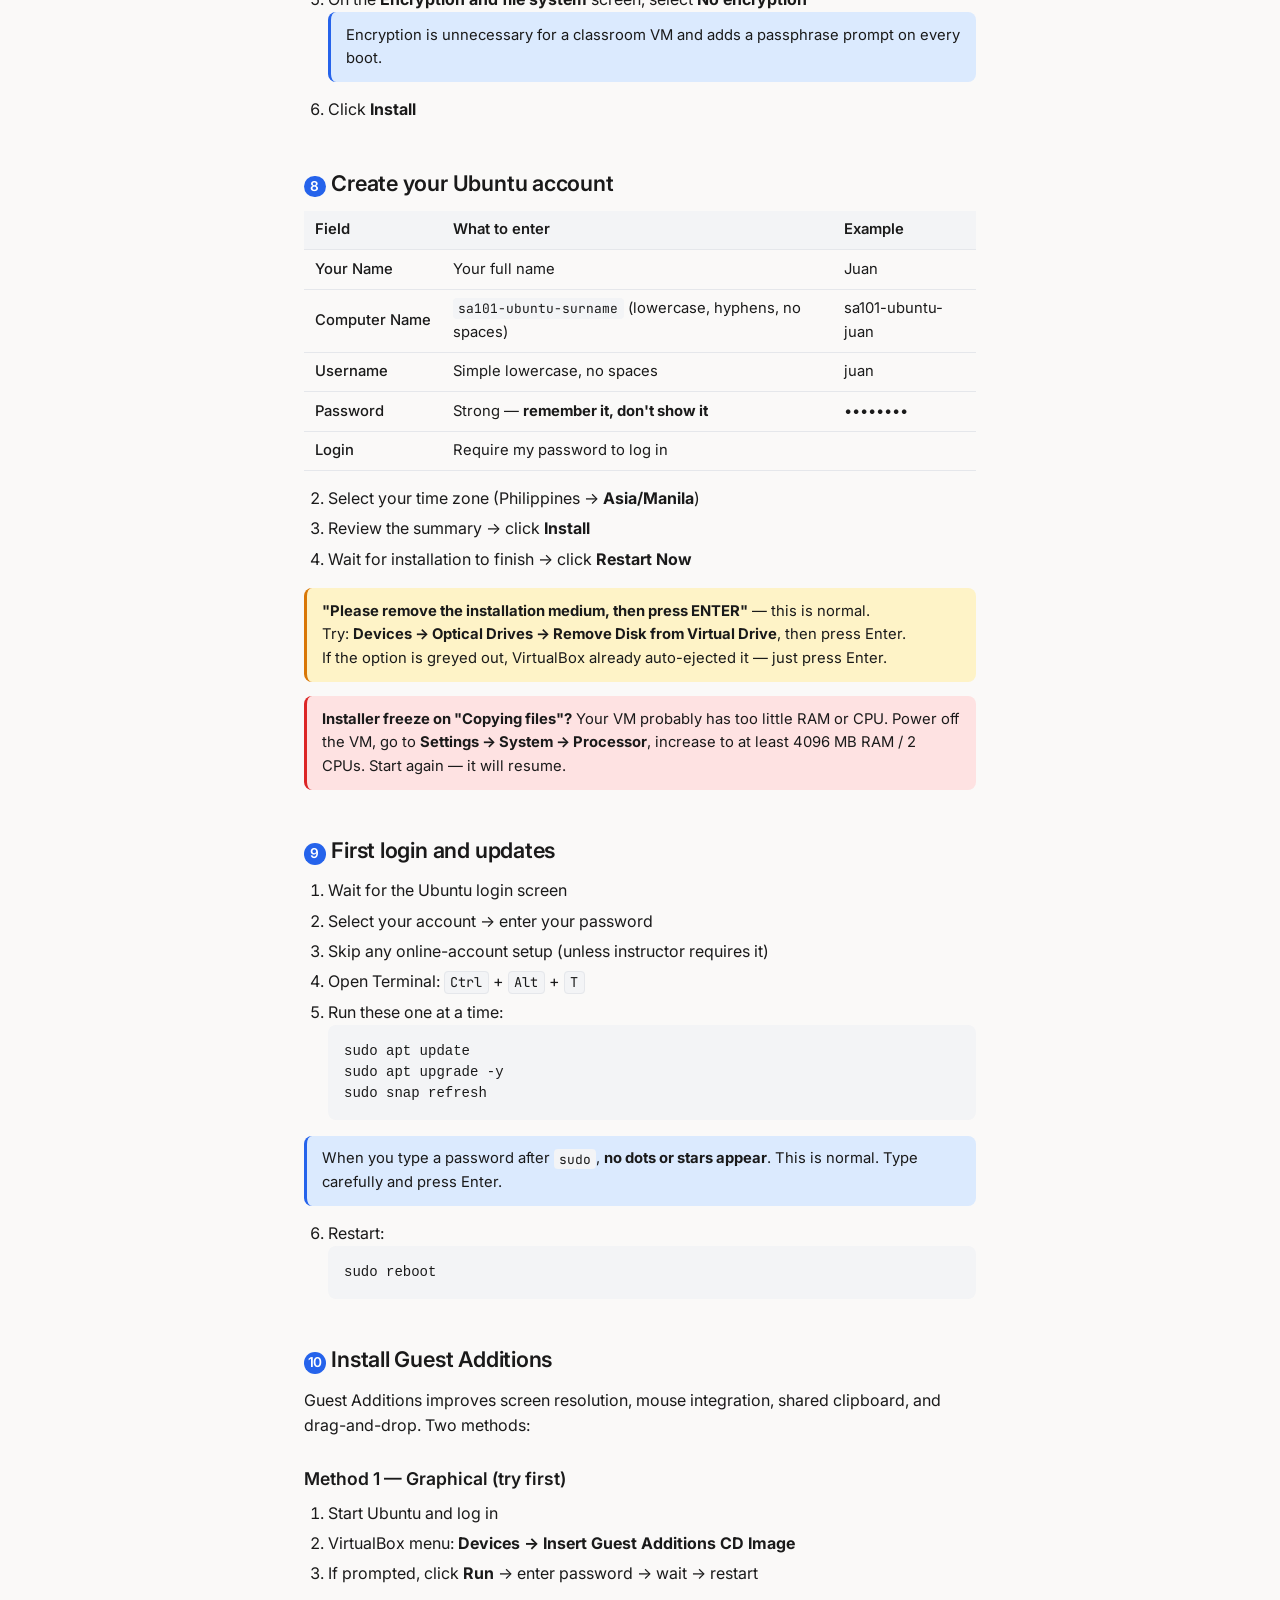
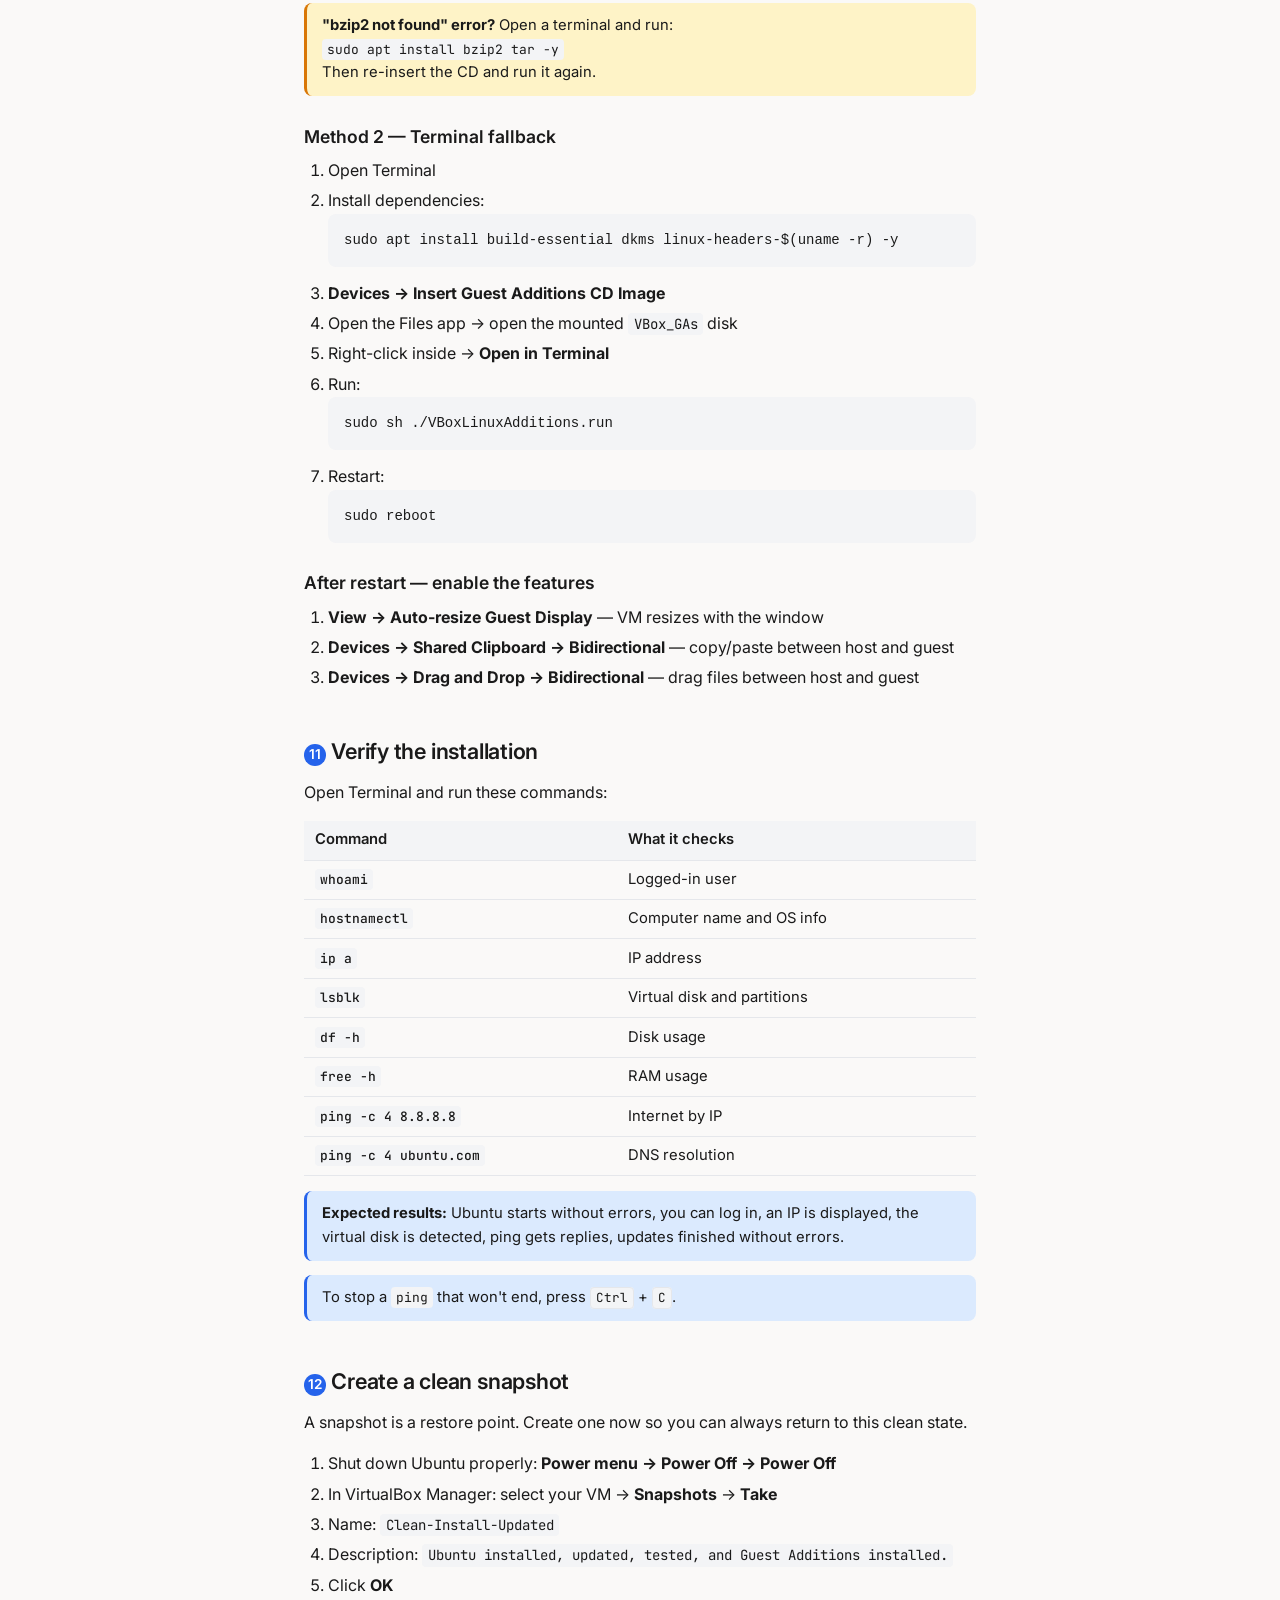
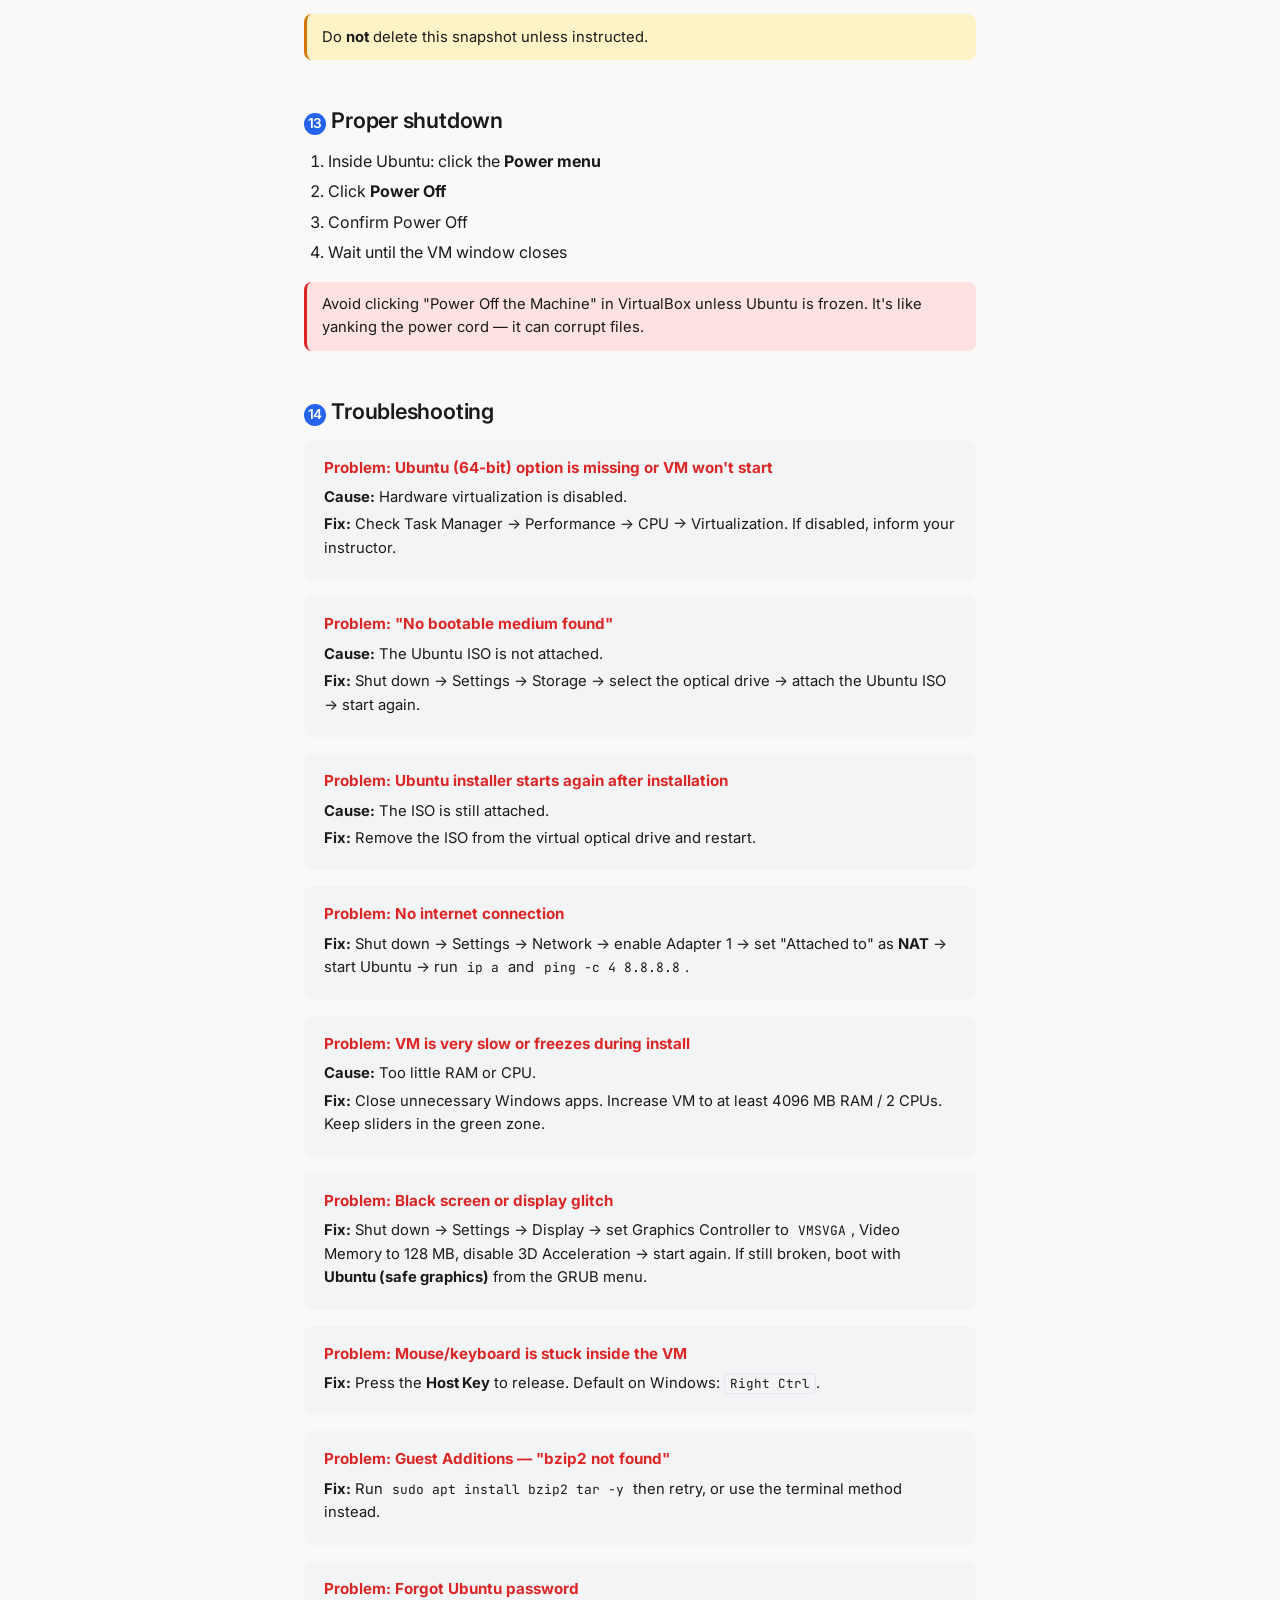
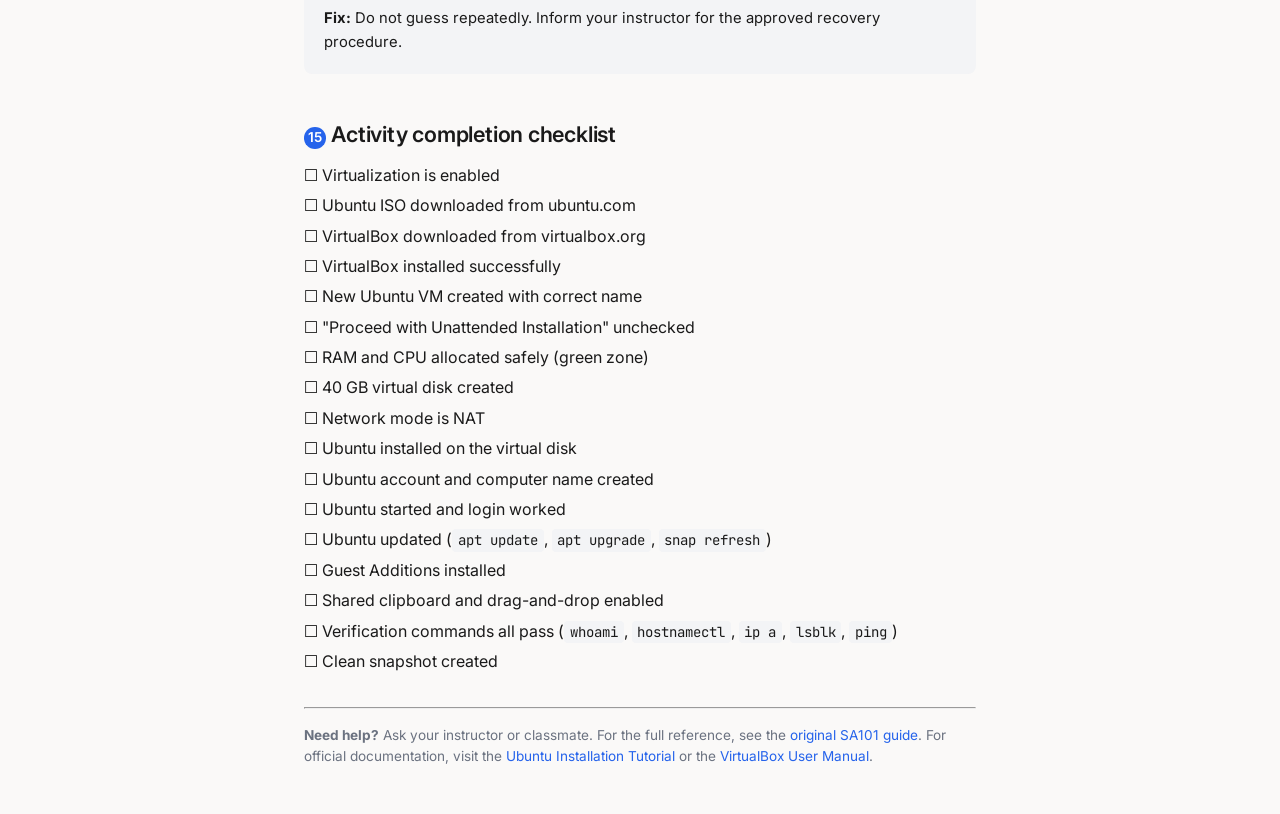
<file: SA101-Ubuntu-Installation-Guide.html>
<!DOCTYPE html>
<html lang="en">
<head>
  <meta charset="UTF-8">
  <meta name="viewport" content="width=device-width, initial-scale=1.0">
  <title>SA101 — Installing Ubuntu Desktop in Oracle VirtualBox</title>
  <link rel="stylesheet" href="assets/style.css">
  <style>
    .toc { background: var(--code-bg); padding: 1.25rem 1.5rem; border-radius: var(--radius); margin-bottom: 2em; }
    .toc h2 { margin-top: 0; font-size: 1.1rem; }
    .toc ol { padding-left: 1.25em; margin-bottom: 0; }
    .toc li { margin-bottom: 0.25em; font-size: 0.925rem; }
    .step-num { display: inline-block; background: var(--accent); color: #fff; width: 1.6em; height: 1.6em; line-height: 1.6em; text-align: center; border-radius: 50%; font-size: 0.85rem; font-weight: 600; margin-right: 0.4em; }
    .spec-table td:first-child { font-weight: 500; white-space: nowrap; }
    .problem-card { background: var(--code-bg); border-radius: var(--radius); padding: 1rem 1.25rem; margin-bottom: 1rem; }
    .problem-card h4 { margin: 0 0 0.4em 0; font-size: 0.95rem; color: var(--red); }
    .problem-card p { margin: 0.25em 0; font-size: 0.925rem; }
  </style>
</head>
<body>

<h1>Installing Ubuntu Desktop in Oracle VirtualBox</h1>
<p class="meta-line">SA101 — System Administration and Maintenance &middot; Step-by-Step Guide</p>

<div class="callout callout-danger">
  <strong>IMPORTANT SAFETY RULES</strong><br>
  1. This activity installs Ubuntu <strong>INSIDE A VIRTUAL MACHINE only</strong>.<br>
  2. Do <strong>NOT</strong> install Ubuntu directly on your laptop.<br>
  3. Do <strong>NOT</strong> create a dual-boot setup.<br>
  4. Do <strong>NOT</strong> modify, delete, shrink, or format your real Windows drive.<br>
  5. When Ubuntu says "Erase disk," it must refer <strong>only</strong> to the virtual disk inside VirtualBox.<br>
  6. Back up important files before starting.<br>
  7. Do not show your password in screenshots or reports.
</div>

<nav class="toc">
  <h2>Table of Contents</h2>
  <ol>
    <li><a href="#check">Check your computer</a></li>
    <li><a href="#download-ubuntu">Download Ubuntu Desktop</a></li>
    <li><a href="#download-vb">Download and install VirtualBox</a></li>
    <li><a href="#create-vm">Create the virtual machine</a></li>
    <li><a href="#hardware">Allocate RAM, CPUs, and disk</a></li>
    <li><a href="#settings">Review VM settings</a></li>
    <li><a href="#install">Install Ubuntu</a></li>
    <li><a href="#account">Create your Ubuntu account</a></li>
    <li><a href="#first-login">First login and updates</a></li>
    <li><a href="#guest-additions">Install Guest Additions</a></li>
    <li><a href="#verify">Verify the installation</a></li>
    <li><a href="#snapshot">Create a clean snapshot</a></li>
    <li><a href="#shutdown">Proper shutdown</a></li>
    <li><a href="#troubleshooting">Troubleshooting</a></li>
    <li><a href="#checklist">Completion checklist</a></li>
  </ol>
</nav>

<!-- ============================================================ -->
<h2 id="check"><span class="step-num">1</span>Check your computer</h2>

<p>Your Windows PC needs these minimum specs:</p>

<table class="spec-table">
  <tr><th>Requirement</th><th>Minimum</th><th>Recommended</th></tr>
  <tr><td>OS</td><td colspan="2">Windows 10 or 11, 64-bit</td></tr>
  <tr><td>RAM</td><td>8 GB</td><td>16 GB+</td></tr>
  <tr><td>Free storage</td><td colspan="2">40–50 GB</td></tr>
  <tr><td>Internet</td><td colspan="2">Stable connection</td></tr>
  <tr><td>Virtualization</td><td colspan="2">Enabled in hardware</td></tr>
</table>

<p><strong>Check if virtualization is enabled:</strong></p>
<ol>
  <li>Press <kbd>Ctrl</kbd> + <kbd>Shift</kbd> + <kbd>Esc</kbd> → Task Manager</li>
  <li>Click <strong>Performance</strong> → <strong>CPU</strong></li>
  <li>Look for "Virtualization" — it should say <strong>Enabled</strong></li>
</ol>

<div class="callout callout-warn">
  If it says <strong>Disabled</strong>, do NOT change BIOS settings yourself. Tell your instructor. BIOS/UEFI varies by laptop brand.
</div>

<!-- ============================================================ -->
<h2 id="download-ubuntu"><span class="step-num">2</span>Download Ubuntu Desktop</h2>
<ol>
  <li>Go to <a href="https://ubuntu.com/download/desktop" target="_blank">https://ubuntu.com/download/desktop</a></li>
  <li>Find the latest <strong>Ubuntu Desktop LTS</strong> release</li>
  <li>Select the <strong>Intel or AMD 64-bit</strong> download</li>
  <li>Wait for the download to finish</li>
  <li>Confirm the file ends in <code>.iso</code> (e.g. <code>ubuntu-26.04-desktop-amd64.iso</code>)</li>
</ol>

<div class="callout callout-info">
  Do <strong>not</strong> extract or open the ISO file. Just remember where you saved it.
</div>

<!-- ============================================================ -->
<h2 id="download-vb"><span class="step-num">3</span>Download and install Oracle VirtualBox</h2>
<ol>
  <li>Go to <a href="https://www.virtualbox.org/wiki/Downloads" target="_blank">https://www.virtualbox.org/wiki/Downloads</a></li>
  <li>Under "VirtualBox Platform Packages," click <strong>Windows hosts</strong></li>
  <li>Run the downloaded installer (ends in <code>-Win.exe</code>)</li>
  <li>If Windows asks "Do you want to allow this app to make changes?" → click <strong>Yes</strong></li>
  <li><strong>Next</strong> → keep defaults → <strong>Next</strong></li>
  <li>VirtualBox will warn that the network will temporarily disconnect. Save any online work, then continue</li>
  <li>Click <strong>Install</strong> → allow driver installation</li>
  <li>Keep "Start Oracle VirtualBox" checked → <strong>Finish</strong></li>
</ol>

<div class="callout callout-info">
  The VirtualBox Extension Pack is <strong>not</strong> required for this activity.
</div>

<!-- ============================================================ -->
<h2 id="create-vm"><span class="step-num">4</span>Create the virtual machine</h2>
<ol>
  <li>Open Oracle VirtualBox → click <strong>New</strong></li>
  <li>Fill in the first screen:
    <table class="spec-table">
      <tr><th>Field</th><th>Value</th></tr>
      <tr><td>VM Name</td><td><code>SA101-Ubuntu-{yourname}</code></td></tr>
      <tr><td>VM Folder</td><td>Default</td></tr>
      <tr><td>ISO Image</td><td>Click dropdown → <strong>Other</strong> → select your <code>.iso</code> file</td></tr>
      <tr><td>OS</td><td>Linux</td></tr>
      <tr><td>OS Distribution</td><td>Ubuntu</td></tr>
      <tr><td>OS Version</td><td>Ubuntu (64-bit)</td></tr>
    </table>
  </li>
</ol>

<div class="callout callout-danger">
  <strong>Critical step:</strong> <strong>Uncheck "Proceed with Unattended Installation"</strong> — it is checked by default. If you leave it checked, VirtualBox creates a default "vboxuser" account and skips the Ubuntu installer. You won't see the installation steps.
</div>

<ol start="3">
  <li>Click <strong>Next</strong></li>
</ol>

<!-- ============================================================ -->
<h2 id="hardware"><span class="step-num">5</span>Allocate RAM, CPUs, and disk</h2>

<p>VirtualBox 7.2 shows all hardware on one screen. Set these values:</p>

<table class="spec-table">
  <tr><th>Resource</th><th>8 GB RAM host</th><th>16 GB RAM host</th><th>24 GB+ RAM host</th></tr>
  <tr><td>Base Memory</td><td>4096 MB</td><td>6144 MB</td><td>8192 MB</td></tr>
  <tr><td>Number of CPUs</td><td>2</td><td>2–4</td><td>4</td></tr>
  <tr><td>Disk Size</td><td colspan="3">40 GB</td></tr>
  <tr><td>Use EFI</td><td colspan="3">Unchecked</td></tr>
</table>

<div class="callout callout-warn">
  <strong>Rules:</strong>
  <ul style="margin-bottom:0">
    <li>Keep sliders in the <strong>green area</strong> — never assign all your RAM or all CPU cores</li>
    <li>Windows still needs resources to run</li>
    <li>Setting too little RAM (e.g. 2 GB) will cause the installer to freeze</li>
  </ul>
</div>

<p>Click <strong>Next</strong> → review summary → <strong>Finish</strong>.</p>

<div class="callout callout-info">
  The virtual disk is a <strong>file</strong> stored on your Windows drive. It is not a new physical disk.
</div>

<!-- ============================================================ -->
<h2 id="settings"><span class="step-num">6</span>Review VM settings</h2>

<p>Before starting the VM, verify these settings:</p>
<ol>
  <li>Select your Ubuntu VM → click <strong>Settings</strong></li>
  <li>Check each section:
    <table class="spec-table">
      <tr><th>Section</th><th>Setting</th><th>Value</th></tr>
      <tr><td>System → Motherboard</td><td>Boot Order</td><td>Optical, Hard Disk</td></tr>
      <tr><td>System → Processor</td><td>Processors</td><td>As allocated above</td></tr>
      <tr><td>Display</td><td>Graphics Controller</td><td><code>VMSVGA</code></td></tr>
      <tr><td>Display</td><td>Video Memory</td><td><strong>128 MB</strong></td></tr>
      <tr><td>Display</td><td>3D Acceleration</td><td>Disabled (for now)</td></tr>
      <tr><td>Storage</td><td>Optical Drive</td><td>Ubuntu ISO attached</td></tr>
      <tr><td>Network</td><td>Attached to</td><td><strong>NAT</strong></td></tr>
    </table>
  </li>
  <li>Click <strong>OK</strong></li>
</ol>

<!-- ============================================================ -->
<h2 id="install"><span class="step-num">7</span>Install Ubuntu</h2>

<ol>
  <li>Select the VM → click <strong>Start</strong></li>
  <li>At the GRUB boot menu, select <strong>Try or Install Ubuntu</strong> and press Enter</li>
</ol>

<div class="callout callout-info">
  <strong>Black screen or garbled graphics?</strong> Restart and choose <strong>Ubuntu (safe graphics)</strong> instead.
</div>

<ol start="3">
  <li>Work through the Ubuntu installer:
    <table class="spec-table">
      <tr><th>Screen</th><th>What to choose</th></tr>
      <tr><td>Language</td><td>English</td></tr>
      <tr><td>Accessibility</td><td>Default (skip unless needed)</td></tr>
      <tr><td>Keyboard</td><td>English (US) or your layout</td></tr>
      <tr><td>Network</td><td>Connect (NAT provides internet automatically)</td></tr>
      <tr><td>Type</td><td><strong>Install Ubuntu</strong> (not "Try")</td></tr>
      <tr><td>Installation type</td><td>Interactive Installation</td></tr>
      <tr><td>Applications</td><td>Default Selection</td></tr>
    </table>
  </li>
</ol>

<p><strong>Third-party software — check both boxes:</strong></p>
<ul>
  <li>☑ <strong>Graphics &amp; Wi-Fi drivers</strong> — installs NVIDIA and similar proprietary drivers. In a VM this has little effect, but it's harmless.</li>
  <li>☑ <strong>Additional media formats</strong> — installs MP3, MP4, MOV codecs. Useful if you play media.</li>
</ul>

<div class="callout callout-info">
  These require internet. If offline, leave unchecked — installation can continue without them.
</div>

<ol start="4">
  <li>
    On the disk selection screen, choose <strong>"Erase disk and install Ubuntu"</strong>
    <div class="callout callout-danger">
      This is safe <strong>ONLY</strong> because Ubuntu is inside a VM and sees only the virtual disk. Never choose this on a physical computer unless you're sure which disk you're erasing.
    </div>
  </li>
  <li>On the <strong>Encryption and file system</strong> screen, select <strong>No encryption</strong>
    <div class="callout callout-info">
      Encryption is unnecessary for a classroom VM and adds a passphrase prompt on every boot.
    </div>
  </li>
  <li>Click <strong>Install</strong></li>
</ol>

<!-- ============================================================ -->
<h2 id="account"><span class="step-num">8</span>Create your Ubuntu account</h2>

<table class="spec-table">
  <tr><th>Field</th><th>What to enter</th><th>Example</th></tr>
  <tr><td>Your Name</td><td>Your full name</td><td>Juan</td></tr>
  <tr><td>Computer Name</td><td><code>sa101-ubuntu-surname</code> (lowercase, hyphens, no spaces)</td><td>sa101-ubuntu-juan</td></tr>
  <tr><td>Username</td><td>Simple lowercase, no spaces</td><td>juan</td></tr>
  <tr><td>Password</td><td>Strong — <strong>remember it, don't show it</strong></td><td>••••••••</td></tr>
  <tr><td>Login</td><td>Require my password to log in</td><td></td></tr>
</table>

<ol start="2">
  <li>Select your time zone (Philippines → <strong>Asia/Manila</strong>)</li>
  <li>Review the summary → click <strong>Install</strong></li>
  <li>Wait for installation to finish → click <strong>Restart Now</strong></li>
</ol>

<div class="callout callout-warn">
  <strong>"Please remove the installation medium, then press ENTER"</strong> — this is normal.<br>
  Try: <strong>Devices → Optical Drives → Remove Disk from Virtual Drive</strong>, then press Enter.<br>
  If the option is greyed out, VirtualBox already auto-ejected it — just press Enter.
</div>

<div class="callout callout-danger">
  <strong>Installer freeze on "Copying files"?</strong> Your VM probably has too little RAM or CPU. Power off the VM, go to <strong>Settings → System → Processor</strong>, increase to at least 4096 MB RAM / 2 CPUs. Start again — it will resume.
</div>

<!-- ============================================================ -->
<h2 id="first-login"><span class="step-num">9</span>First login and updates</h2>

<ol>
  <li>Wait for the Ubuntu login screen</li>
  <li>Select your account → enter your password</li>
  <li>Skip any online-account setup (unless instructor requires it)</li>
  <li>Open Terminal: <kbd>Ctrl</kbd> + <kbd>Alt</kbd> + <kbd>T</kbd></li>
  <li>Run these one at a time:
    <pre>sudo apt update
sudo apt upgrade -y
sudo snap refresh</pre>
  </li>
</ol>

<div class="callout callout-info">
  When you type a password after <code>sudo</code>, <strong>no dots or stars appear</strong>. This is normal. Type carefully and press Enter.
</div>

<ol start="6">
  <li>Restart: <pre>sudo reboot</pre></li>
</ol>

<!-- ============================================================ -->
<h2 id="guest-additions"><span class="step-num">10</span>Install Guest Additions</h2>

<p>Guest Additions improves screen resolution, mouse integration, shared clipboard, and drag-and-drop. Two methods:</p>

<h3>Method 1 — Graphical (try first)</h3>
<ol>
  <li>Start Ubuntu and log in</li>
  <li>VirtualBox menu: <strong>Devices → Insert Guest Additions CD Image</strong></li>
  <li>If prompted, click <strong>Run</strong> → enter password → wait → restart</li>
</ol>

<div class="callout callout-warn">
  <strong>"bzip2 not found" error?</strong> Open a terminal and run:<br>
  <code>sudo apt install bzip2 tar -y</code><br>
  Then re-insert the CD and run it again.
</div>

<h3>Method 2 — Terminal fallback</h3>
<ol>
  <li>Open Terminal</li>
  <li>Install dependencies:
    <pre>sudo apt install build-essential dkms linux-headers-$(uname -r) -y</pre>
  </li>
  <li><strong>Devices → Insert Guest Additions CD Image</strong></li>
  <li>Open the Files app → open the mounted <code>VBox_GAs</code> disk</li>
  <li>Right-click inside → <strong>Open in Terminal</strong></li>
  <li>Run:
    <pre>sudo sh ./VBoxLinuxAdditions.run</pre>
  </li>
  <li>Restart: <pre>sudo reboot</pre></li>
</ol>

<h3>After restart — enable the features</h3>
<ol>
  <li><strong>View → Auto-resize Guest Display</strong> — VM resizes with the window</li>
  <li><strong>Devices → Shared Clipboard → Bidirectional</strong> — copy/paste between host and guest</li>
  <li><strong>Devices → Drag and Drop → Bidirectional</strong> — drag files between host and guest</li>
</ol>

<!-- ============================================================ -->
<h2 id="verify"><span class="step-num">11</span>Verify the installation</h2>

<p>Open Terminal and run these commands:</p>

<table class="spec-table">
  <tr><th>Command</th><th>What it checks</th></tr>
  <tr><td><code>whoami</code></td><td>Logged-in user</td></tr>
  <tr><td><code>hostnamectl</code></td><td>Computer name and OS info</td></tr>
  <tr><td><code>ip a</code></td><td>IP address</td></tr>
  <tr><td><code>lsblk</code></td><td>Virtual disk and partitions</td></tr>
  <tr><td><code>df -h</code></td><td>Disk usage</td></tr>
  <tr><td><code>free -h</code></td><td>RAM usage</td></tr>
  <tr><td><code>ping -c 4 8.8.8.8</code></td><td>Internet by IP</td></tr>
  <tr><td><code>ping -c 4 ubuntu.com</code></td><td>DNS resolution</td></tr>
</table>

<div class="callout callout-info">
  <strong>Expected results:</strong> Ubuntu starts without errors, you can log in, an IP is displayed, the virtual disk is detected, ping gets replies, updates finished without errors.
</div>

<div class="callout callout-info">
  To stop a <code>ping</code> that won't end, press <kbd>Ctrl</kbd> + <kbd>C</kbd>.
</div>

<!-- ============================================================ -->
<h2 id="snapshot"><span class="step-num">12</span>Create a clean snapshot</h2>

<p>A snapshot is a restore point. Create one now so you can always return to this clean state.</p>

<ol>
  <li>Shut down Ubuntu properly: <strong>Power menu → Power Off → Power Off</strong></li>
  <li>In VirtualBox Manager: select your VM → <strong>Snapshots</strong> → <strong>Take</strong></li>
  <li>Name: <code>Clean-Install-Updated</code></li>
  <li>Description: <code>Ubuntu installed, updated, tested, and Guest Additions installed.</code></li>
  <li>Click <strong>OK</strong></li>
</ol>

<div class="callout callout-warn">
  Do <strong>not</strong> delete this snapshot unless instructed.
</div>

<!-- ============================================================ -->
<h2 id="shutdown"><span class="step-num">13</span>Proper shutdown</h2>

<ol>
  <li>Inside Ubuntu: click the <strong>Power menu</strong></li>
  <li>Click <strong>Power Off</strong></li>
  <li>Confirm Power Off</li>
  <li>Wait until the VM window closes</li>
</ol>

<div class="callout callout-danger">
  Avoid clicking "Power Off the Machine" in VirtualBox unless Ubuntu is frozen. It's like yanking the power cord — it can corrupt files.
</div>

<!-- ============================================================ -->
<h2 id="troubleshooting"><span class="step-num">14</span>Troubleshooting</h2>

<div class="problem-card">
  <h4>Problem: Ubuntu (64-bit) option is missing or VM won't start</h4>
  <p><strong>Cause:</strong> Hardware virtualization is disabled.</p>
  <p><strong>Fix:</strong> Check Task Manager → Performance → CPU → Virtualization. If disabled, inform your instructor.</p>
</div>

<div class="problem-card">
  <h4>Problem: "No bootable medium found"</h4>
  <p><strong>Cause:</strong> The Ubuntu ISO is not attached.</p>
  <p><strong>Fix:</strong> Shut down → Settings → Storage → select the optical drive → attach the Ubuntu ISO → start again.</p>
</div>

<div class="problem-card">
  <h4>Problem: Ubuntu installer starts again after installation</h4>
  <p><strong>Cause:</strong> The ISO is still attached.</p>
  <p><strong>Fix:</strong> Remove the ISO from the virtual optical drive and restart.</p>
</div>

<div class="problem-card">
  <h4>Problem: No internet connection</h4>
  <p><strong>Fix:</strong> Shut down → Settings → Network → enable Adapter 1 → set "Attached to" as <strong>NAT</strong> → start Ubuntu → run <code>ip a</code> and <code>ping -c 4 8.8.8.8</code>.</p>
</div>

<div class="problem-card">
  <h4>Problem: VM is very slow or freezes during install</h4>
  <p><strong>Cause:</strong> Too little RAM or CPU.</p>
  <p><strong>Fix:</strong> Close unnecessary Windows apps. Increase VM to at least 4096 MB RAM / 2 CPUs. Keep sliders in the green zone.</p>
</div>

<div class="problem-card">
  <h4>Problem: Black screen or display glitch</h4>
  <p><strong>Fix:</strong> Shut down → Settings → Display → set Graphics Controller to <code>VMSVGA</code>, Video Memory to 128 MB, disable 3D Acceleration → start again. If still broken, boot with <strong>Ubuntu (safe graphics)</strong> from the GRUB menu.</p>
</div>

<div class="problem-card">
  <h4>Problem: Mouse/keyboard is stuck inside the VM</h4>
  <p><strong>Fix:</strong> Press the <strong>Host Key</strong> to release. Default on Windows: <kbd>Right Ctrl</kbd>.</p>
</div>

<div class="problem-card">
  <h4>Problem: Guest Additions — "bzip2 not found"</h4>
  <p><strong>Fix:</strong> Run <code>sudo apt install bzip2 tar -y</code> then retry, or use the terminal method instead.</p>
</div>

<div class="problem-card">
  <h4>Problem: Forgot Ubuntu password</h4>
  <p><strong>Fix:</strong> Do not guess repeatedly. Inform your instructor for the approved recovery procedure.</p>
</div>

<!-- ============================================================ -->
<h2 id="checklist"><span class="step-num">15</span>Activity completion checklist</h2>

<ul class="checklist">
  <li>Virtualization is enabled</li>
  <li>Ubuntu ISO downloaded from ubuntu.com</li>
  <li>VirtualBox downloaded from virtualbox.org</li>
  <li>VirtualBox installed successfully</li>
  <li>New Ubuntu VM created with correct name</li>
  <li>"Proceed with Unattended Installation" unchecked</li>
  <li>RAM and CPU allocated safely (green zone)</li>
  <li>40 GB virtual disk created</li>
  <li>Network mode is NAT</li>
  <li>Ubuntu installed on the virtual disk</li>
  <li>Ubuntu account and computer name created</li>
  <li>Ubuntu started and login worked</li>
  <li>Ubuntu updated (<code>apt update</code>, <code>apt upgrade</code>, <code>snap refresh</code>)</li>
  <li>Guest Additions installed</li>
  <li>Shared clipboard and drag-and-drop enabled</li>
  <li>Verification commands all pass (<code>whoami</code>, <code>hostnamectl</code>, <code>ip a</code>, <code>lsblk</code>, <code>ping</code>)</li>
  <li>Clean snapshot created</li>
</ul>

<hr style="margin-top: 2em; margin-bottom: 1em;">

<p style="font-size: 0.85rem; color: var(--muted);">
  <strong>Need help?</strong> Ask your instructor or classmate. For the full reference, see the
  <a href="SA101_Ubuntu_VirtualBox_Step_by_Step_Guide.txt">original SA101 guide</a>.
  For official documentation, visit the
  <a href="https://ubuntu.com/tutorials/install-ubuntu-desktop" target="_blank">Ubuntu Installation Tutorial</a> or the
  <a href="https://www.virtualbox.org/manual/" target="_blank">VirtualBox User Manual</a>.
</p>

</body>
</html>
</file>
<file: assets/style.css>
/* Shared lesson styles — Tufte-inspired, print-friendly */

@import url('https://fonts.googleapis.com/css2?family=Inter:wght@400;500;600;700&family=JetBrains+Mono:wght@400;500&display=swap');

:root {
  --bg: #faf9f8;
  --text: #1a1a1a;
  --muted: #6b7280;
  --border: #e5e7eb;
  --accent: #2563eb;
  --accent-light: #dbeafe;
  --green: #059669;
  --green-light: #d1fae5;
  --amber: #d97706;
  --amber-light: #fef3c7;
  --red: #dc2626;
  --red-light: #fee2e2;
  --code-bg: #f3f4f6;
  --radius: 8px;
}

* { margin: 0; padding: 0; box-sizing: border-box; }

body {
  font-family: 'Inter', -apple-system, system-ui, sans-serif;
  color: var(--text);
  background: var(--bg);
  line-height: 1.6;
  max-width: 720px;
  margin: 0 auto;
  padding: 2rem 1.5rem;
}

@media print {
  body { max-width: 100%; padding: 0.5in; }
  .no-print { display: none; }
}

h1 { font-size: 2rem; font-weight: 700; letter-spacing: -0.02em; line-height: 1.3; margin-bottom: 0.25em; }
h2 { font-size: 1.35rem; font-weight: 600; margin-top: 2em; margin-bottom: 0.5em; letter-spacing: -0.01em; }
h3 { font-size: 1.1rem; font-weight: 600; margin-top: 1.5em; margin-bottom: 0.4em; }

p { margin-bottom: 1em; }
ul, ol { margin-bottom: 1em; padding-left: 1.5em; }
li { margin-bottom: 0.3em; }

code {
  font-family: 'JetBrains Mono', monospace;
  font-size: 0.875em;
  background: var(--code-bg);
  padding: 0.15em 0.4em;
  border-radius: 4px;
}

pre {
  background: var(--code-bg);
  padding: 1rem;
  border-radius: var(--radius);
  overflow-x: auto;
  margin-bottom: 1em;
  font-size: 0.875rem;
  line-height: 1.5;
}
pre code { background: none; padding: 0; }

blockquote {
  border-left: 3px solid var(--accent);
  padding: 0.75em 1em;
  margin-bottom: 1em;
  background: var(--accent-light);
  border-radius: 0 var(--radius) var(--radius) 0;
}

.callout {
  padding: 0.75em 1em;
  border-radius: var(--radius);
  margin-bottom: 1em;
  font-size: 0.925rem;
}
.callout-warn { background: var(--amber-light); border-left: 3px solid var(--amber); }
.callout-tip { background: var(--green-light); border-left: 3px solid var(--green); }
.callout-danger { background: var(--red-light); border-left: 3px solid var(--red); }
.callout-info { background: var(--accent-light); border-left: 3px solid var(--accent); }

.checklist { list-style: none; padding-left: 0; }
.checklist li::before { content: "☐ "; }
.checklist li.done::before { content: "☑ "; color: var(--green); }

table {
  width: 100%;
  border-collapse: collapse;
  margin-bottom: 1em;
  font-size: 0.925rem;
}
th, td {
  text-align: left;
  padding: 0.5em 0.75em;
  border-bottom: 1px solid var(--border);
}
th { font-weight: 600; background: var(--code-bg); }

kbd {
  font-family: 'JetBrains Mono', monospace;
  background: var(--code-bg);
  border: 1px solid var(--border);
  padding: 0.1em 0.4em;
  border-radius: 4px;
  font-size: 0.85em;
}

a { color: var(--accent); text-decoration: none; }
a:hover { text-decoration: underline; }

.sidenote {
  font-size: 0.8rem;
  color: var(--muted);
  margin-bottom: 1em;
}

.meta-line {
  font-size: 0.85rem;
  color: var(--muted);
  margin-bottom: 2em;
  border-bottom: 1px solid var(--border);
  padding-bottom: 0.75em;
}

.lesson-nav {
  display: flex;
  justify-content: space-between;
  margin-top: 3em;
  padding-top: 1em;
  border-top: 1px solid var(--border);
  font-size: 0.9rem;
}
</file>
